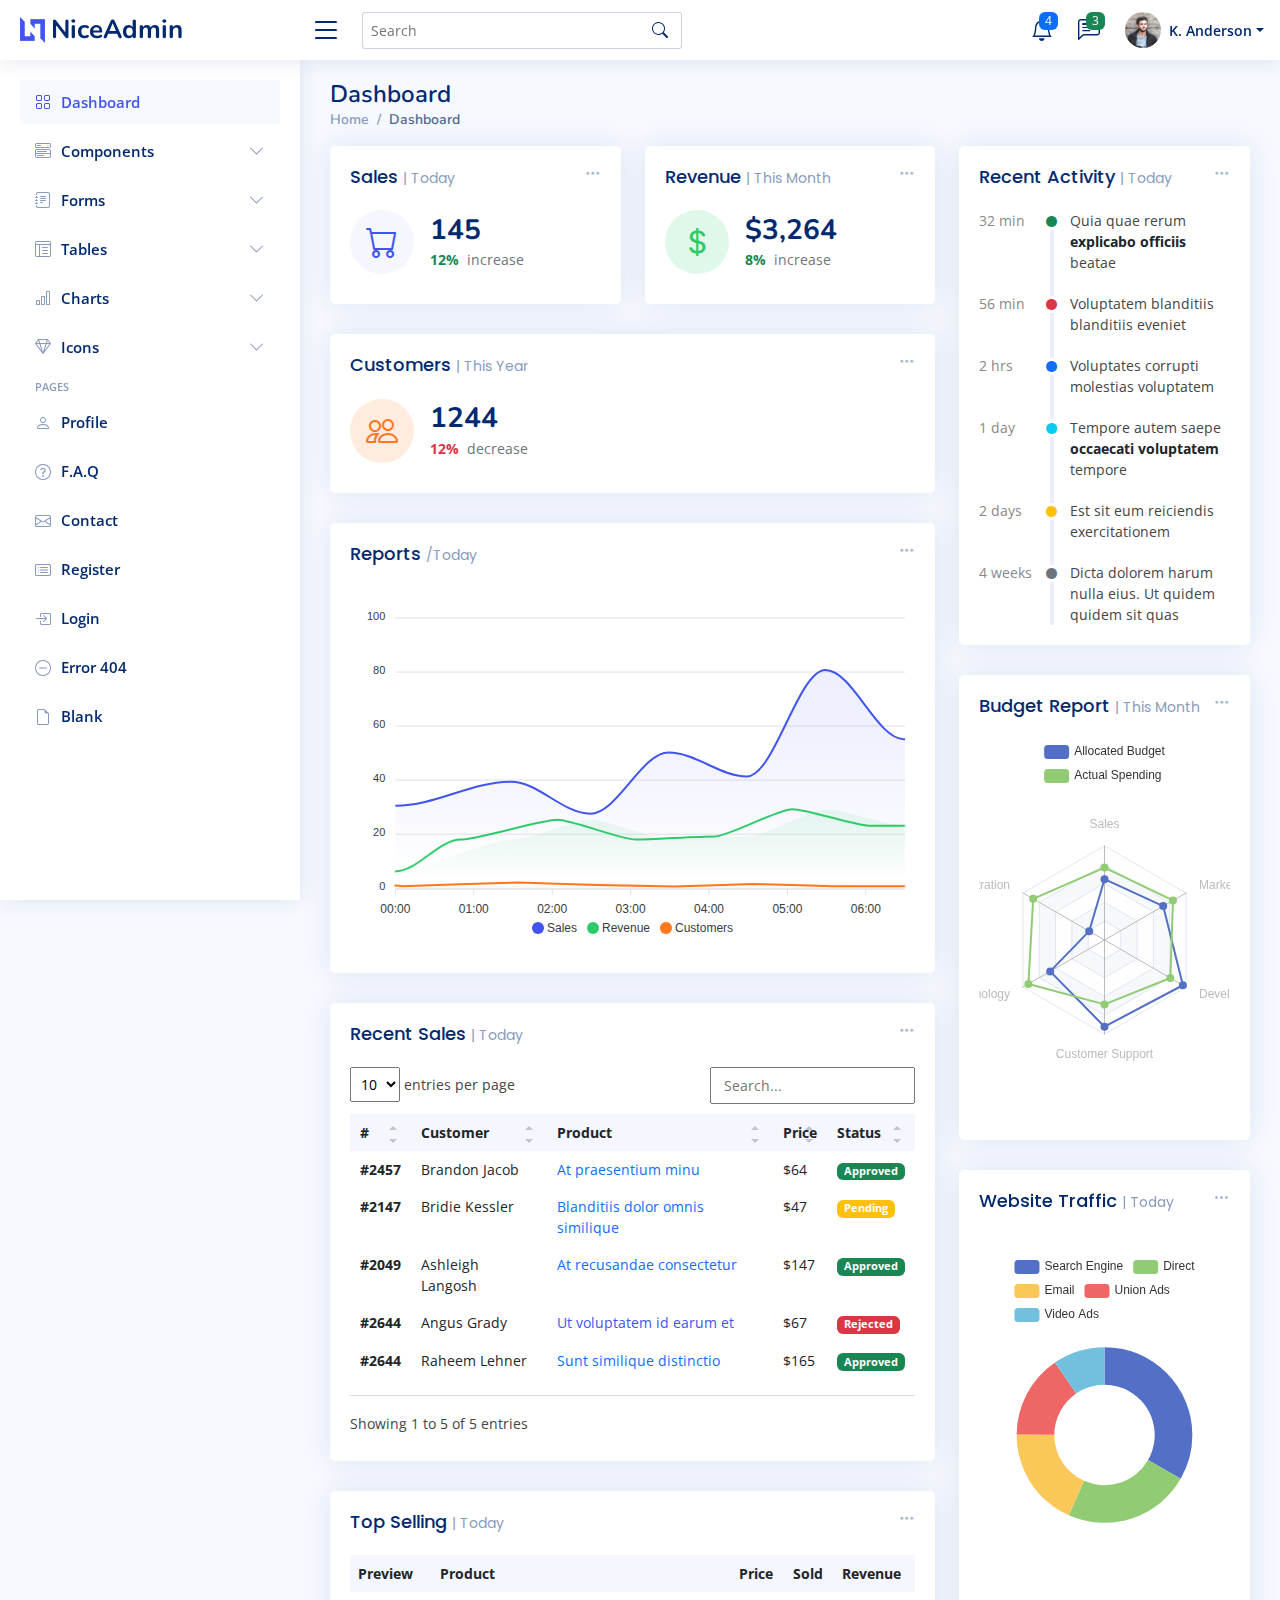
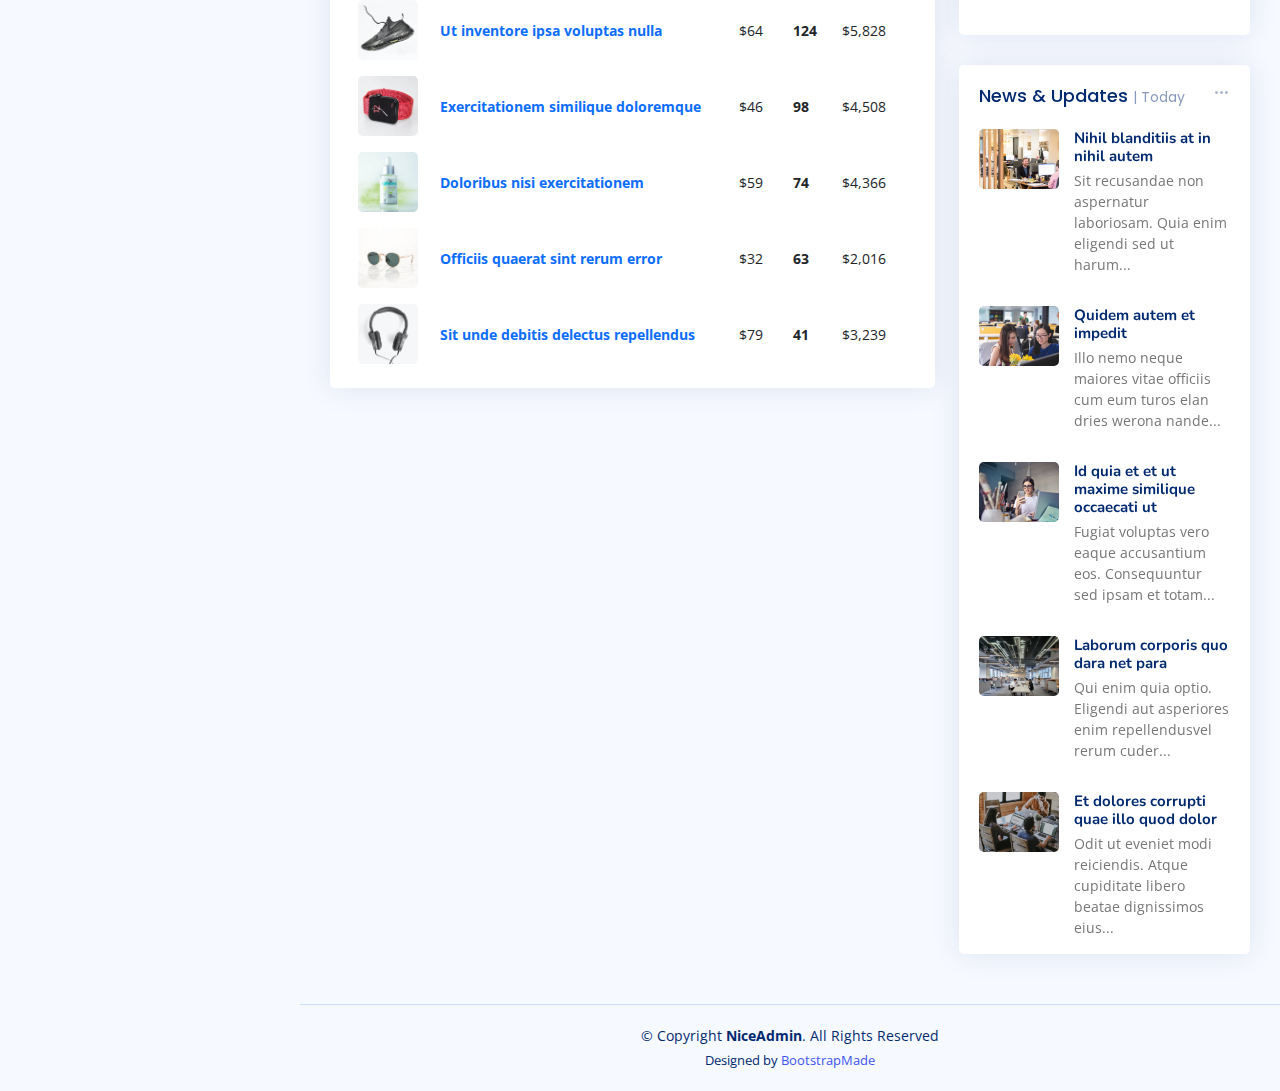
<file: Admin/index.html>
<!DOCTYPE html>
<html lang="en">

<head>
  <meta charset="utf-8">
  <meta content="width=device-width, initial-scale=1.0" name="viewport">

  <title>Dashboard - NiceAdmin Bootstrap Template</title>
  <meta content="" name="description">
  <meta content="" name="keywords">

  <!-- Favicons -->
  <link href="assets/img/favicon.png" rel="icon">
  <link href="assets/img/apple-touch-icon.png" rel="apple-touch-icon">

  <!-- Google Fonts -->
  <link href="https://fonts.gstatic.com" rel="preconnect">
  <link href="https://fonts.googleapis.com/css?family=Open+Sans:300,300i,400,400i,600,600i,700,700i|Nunito:300,300i,400,400i,600,600i,700,700i|Poppins:300,300i,400,400i,500,500i,600,600i,700,700i" rel="stylesheet">

  <!-- Vendor CSS Files -->
  <link href="assets/vendor/bootstrap/css/bootstrap.min.css" rel="stylesheet">
  <link href="assets/vendor/bootstrap-icons/bootstrap-icons.css" rel="stylesheet">
  <link href="assets/vendor/boxicons/css/boxicons.min.css" rel="stylesheet">
  <link href="assets/vendor/quill/quill.snow.css" rel="stylesheet">
  <link href="assets/vendor/quill/quill.bubble.css" rel="stylesheet">
  <link href="assets/vendor/remixicon/remixicon.css" rel="stylesheet">
  <link href="assets/vendor/simple-datatables/style.css" rel="stylesheet">

  <!-- Template Main CSS File -->
  <link href="assets/css/style.css" rel="stylesheet">

  <!-- =======================================================
  * Template Name: NiceAdmin - v2.4.0
  * Template URL: https://bootstrapmade.com/nice-admin-bootstrap-admin-html-template/
  * Author: BootstrapMade.com
  * License: https://bootstrapmade.com/license/
  ======================================================== -->
</head>

<body>

  <!-- ======= Header ======= -->
  <header id="header" class="header fixed-top d-flex align-items-center">

    <div class="d-flex align-items-center justify-content-between">
      <a href="index.html" class="logo d-flex align-items-center">
        <img src="assets/img/logo.png" alt="">
        <span class="d-none d-lg-block">NiceAdmin</span>
      </a>
      <i class="bi bi-list toggle-sidebar-btn"></i>
    </div><!-- End Logo -->

    <div class="search-bar">
      <form class="search-form d-flex align-items-center" method="POST" action="#">
        <input type="text" name="query" placeholder="Search" title="Enter search keyword">
        <button type="submit" title="Search"><i class="bi bi-search"></i></button>
      </form>
    </div><!-- End Search Bar -->

    <nav class="header-nav ms-auto">
      <ul class="d-flex align-items-center">

        <li class="nav-item d-block d-lg-none">
          <a class="nav-link nav-icon search-bar-toggle " href="#">
            <i class="bi bi-search"></i>
          </a>
        </li><!-- End Search Icon-->

        <li class="nav-item dropdown">

          <a class="nav-link nav-icon" href="#" data-bs-toggle="dropdown">
            <i class="bi bi-bell"></i>
            <span class="badge bg-primary badge-number">4</span>
          </a><!-- End Notification Icon -->

          <ul class="dropdown-menu dropdown-menu-end dropdown-menu-arrow notifications">
            <li class="dropdown-header">
              You have 4 new notifications
              <a href="#"><span class="badge rounded-pill bg-primary p-2 ms-2">View all</span></a>
            </li>
            <li>
              <hr class="dropdown-divider">
            </li>

            <li class="notification-item">
              <i class="bi bi-exclamation-circle text-warning"></i>
              <div>
                <h4>Lorem Ipsum</h4>
                <p>Quae dolorem earum veritatis oditseno</p>
                <p>30 min. ago</p>
              </div>
            </li>

            <li>
              <hr class="dropdown-divider">
            </li>

            <li class="notification-item">
              <i class="bi bi-x-circle text-danger"></i>
              <div>
                <h4>Atque rerum nesciunt</h4>
                <p>Quae dolorem earum veritatis oditseno</p>
                <p>1 hr. ago</p>
              </div>
            </li>

            <li>
              <hr class="dropdown-divider">
            </li>

            <li class="notification-item">
              <i class="bi bi-check-circle text-success"></i>
              <div>
                <h4>Sit rerum fuga</h4>
                <p>Quae dolorem earum veritatis oditseno</p>
                <p>2 hrs. ago</p>
              </div>
            </li>

            <li>
              <hr class="dropdown-divider">
            </li>

            <li class="notification-item">
              <i class="bi bi-info-circle text-primary"></i>
              <div>
                <h4>Dicta reprehenderit</h4>
                <p>Quae dolorem earum veritatis oditseno</p>
                <p>4 hrs. ago</p>
              </div>
            </li>

            <li>
              <hr class="dropdown-divider">
            </li>
            <li class="dropdown-footer">
              <a href="#">Show all notifications</a>
            </li>

          </ul><!-- End Notification Dropdown Items -->

        </li><!-- End Notification Nav -->

        <li class="nav-item dropdown">

          <a class="nav-link nav-icon" href="#" data-bs-toggle="dropdown">
            <i class="bi bi-chat-left-text"></i>
            <span class="badge bg-success badge-number">3</span>
          </a><!-- End Messages Icon -->

          <ul class="dropdown-menu dropdown-menu-end dropdown-menu-arrow messages">
            <li class="dropdown-header">
              You have 3 new messages
              <a href="#"><span class="badge rounded-pill bg-primary p-2 ms-2">View all</span></a>
            </li>
            <li>
              <hr class="dropdown-divider">
            </li>

            <li class="message-item">
              <a href="#">
                <img src="assets/img/messages-1.jpg" alt="" class="rounded-circle">
                <div>
                  <h4>Maria Hudson</h4>
                  <p>Velit asperiores et ducimus soluta repudiandae labore officia est ut...</p>
                  <p>4 hrs. ago</p>
                </div>
              </a>
            </li>
            <li>
              <hr class="dropdown-divider">
            </li>

            <li class="message-item">
              <a href="#">
                <img src="assets/img/messages-2.jpg" alt="" class="rounded-circle">
                <div>
                  <h4>Anna Nelson</h4>
                  <p>Velit asperiores et ducimus soluta repudiandae labore officia est ut...</p>
                  <p>6 hrs. ago</p>
                </div>
              </a>
            </li>
            <li>
              <hr class="dropdown-divider">
            </li>

            <li class="message-item">
              <a href="#">
                <img src="assets/img/messages-3.jpg" alt="" class="rounded-circle">
                <div>
                  <h4>David Muldon</h4>
                  <p>Velit asperiores et ducimus soluta repudiandae labore officia est ut...</p>
                  <p>8 hrs. ago</p>
                </div>
              </a>
            </li>
            <li>
              <hr class="dropdown-divider">
            </li>

            <li class="dropdown-footer">
              <a href="#">Show all messages</a>
            </li>

          </ul><!-- End Messages Dropdown Items -->

        </li><!-- End Messages Nav -->

        <li class="nav-item dropdown pe-3">

          <a class="nav-link nav-profile d-flex align-items-center pe-0" href="#" data-bs-toggle="dropdown">
            <img src="assets/img/profile-img.jpg" alt="Profile" class="rounded-circle">
            <span class="d-none d-md-block dropdown-toggle ps-2">K. Anderson</span>
          </a><!-- End Profile Iamge Icon -->

          <ul class="dropdown-menu dropdown-menu-end dropdown-menu-arrow profile">
            <li class="dropdown-header">
              <h6>Kevin Anderson</h6>
              <span>Web Designer</span>
            </li>
            <li>
              <hr class="dropdown-divider">
            </li>

            <li>
              <a class="dropdown-item d-flex align-items-center" href="users-profile.html">
                <i class="bi bi-person"></i>
                <span>My Profile</span>
              </a>
            </li>
            <li>
              <hr class="dropdown-divider">
            </li>

            <li>
              <a class="dropdown-item d-flex align-items-center" href="users-profile.html">
                <i class="bi bi-gear"></i>
                <span>Account Settings</span>
              </a>
            </li>
            <li>
              <hr class="dropdown-divider">
            </li>

            <li>
              <a class="dropdown-item d-flex align-items-center" href="pages-faq.html">
                <i class="bi bi-question-circle"></i>
                <span>Need Help?</span>
              </a>
            </li>
            <li>
              <hr class="dropdown-divider">
            </li>

            <li>
              <a class="dropdown-item d-flex align-items-center" href="#">
                <i class="bi bi-box-arrow-right"></i>
                <span>Sign Out</span>
              </a>
            </li>

          </ul><!-- End Profile Dropdown Items -->
        </li><!-- End Profile Nav -->

      </ul>
    </nav><!-- End Icons Navigation -->

  </header><!-- End Header -->

  <!-- ======= Sidebar ======= -->
  <aside id="sidebar" class="sidebar">

    <ul class="sidebar-nav" id="sidebar-nav">

      <li class="nav-item">
        <a class="nav-link " href="index.html">
          <i class="bi bi-grid"></i>
          <span>Dashboard</span>
        </a>
      </li><!-- End Dashboard Nav -->

      <li class="nav-item">
        <a class="nav-link collapsed" data-bs-target="#components-nav" data-bs-toggle="collapse" href="#">
          <i class="bi bi-menu-button-wide"></i><span>Components</span><i class="bi bi-chevron-down ms-auto"></i>
        </a>
        <ul id="components-nav" class="nav-content collapse " data-bs-parent="#sidebar-nav">
          <li>
            <a href="components-alerts.html">
              <i class="bi bi-circle"></i><span>Alerts</span>
            </a>
          </li>
          <li>
            <a href="components-accordion.html">
              <i class="bi bi-circle"></i><span>Accordion</span>
            </a>
          </li>
          <li>
            <a href="components-badges.html">
              <i class="bi bi-circle"></i><span>Badges</span>
            </a>
          </li>
          <li>
            <a href="components-breadcrumbs.html">
              <i class="bi bi-circle"></i><span>Breadcrumbs</span>
            </a>
          </li>
          <li>
            <a href="components-buttons.html">
              <i class="bi bi-circle"></i><span>Buttons</span>
            </a>
          </li>
          <li>
            <a href="components-cards.html">
              <i class="bi bi-circle"></i><span>Cards</span>
            </a>
          </li>
          <li>
            <a href="components-carousel.html">
              <i class="bi bi-circle"></i><span>Carousel</span>
            </a>
          </li>
          <li>
            <a href="components-list-group.html">
              <i class="bi bi-circle"></i><span>List group</span>
            </a>
          </li>
          <li>
            <a href="components-modal.html">
              <i class="bi bi-circle"></i><span>Modal</span>
            </a>
          </li>
          <li>
            <a href="components-tabs.html">
              <i class="bi bi-circle"></i><span>Tabs</span>
            </a>
          </li>
          <li>
            <a href="components-pagination.html">
              <i class="bi bi-circle"></i><span>Pagination</span>
            </a>
          </li>
          <li>
            <a href="components-progress.html">
              <i class="bi bi-circle"></i><span>Progress</span>
            </a>
          </li>
          <li>
            <a href="components-spinners.html">
              <i class="bi bi-circle"></i><span>Spinners</span>
            </a>
          </li>
          <li>
            <a href="components-tooltips.html">
              <i class="bi bi-circle"></i><span>Tooltips</span>
            </a>
          </li>
        </ul>
      </li><!-- End Components Nav -->

      <li class="nav-item">
        <a class="nav-link collapsed" data-bs-target="#forms-nav" data-bs-toggle="collapse" href="#">
          <i class="bi bi-journal-text"></i><span>Forms</span><i class="bi bi-chevron-down ms-auto"></i>
        </a>
        <ul id="forms-nav" class="nav-content collapse " data-bs-parent="#sidebar-nav">
          <li>
            <a href="forms-elements.html">
              <i class="bi bi-circle"></i><span>Form Elements</span>
            </a>
          </li>
          <li>
            <a href="forms-layouts.html">
              <i class="bi bi-circle"></i><span>Form Layouts</span>
            </a>
          </li>
          <li>
            <a href="forms-editors.html">
              <i class="bi bi-circle"></i><span>Form Editors</span>
            </a>
          </li>
          <li>
            <a href="forms-validation.html">
              <i class="bi bi-circle"></i><span>Form Validation</span>
            </a>
          </li>
        </ul>
      </li><!-- End Forms Nav -->

      <li class="nav-item">
        <a class="nav-link collapsed" data-bs-target="#tables-nav" data-bs-toggle="collapse" href="#">
          <i class="bi bi-layout-text-window-reverse"></i><span>Tables</span><i class="bi bi-chevron-down ms-auto"></i>
        </a>
        <ul id="tables-nav" class="nav-content collapse " data-bs-parent="#sidebar-nav">
          <li>
            <a href="tables-general.html">
              <i class="bi bi-circle"></i><span>General Tables</span>
            </a>
          </li>
          <li>
            <a href="tables-data.html">
              <i class="bi bi-circle"></i><span>Data Tables</span>
            </a>
          </li>
        </ul>
      </li><!-- End Tables Nav -->

      <li class="nav-item">
        <a class="nav-link collapsed" data-bs-target="#charts-nav" data-bs-toggle="collapse" href="#">
          <i class="bi bi-bar-chart"></i><span>Charts</span><i class="bi bi-chevron-down ms-auto"></i>
        </a>
        <ul id="charts-nav" class="nav-content collapse " data-bs-parent="#sidebar-nav">
          <li>
            <a href="charts-chartjs.html">
              <i class="bi bi-circle"></i><span>Chart.js</span>
            </a>
          </li>
          <li>
            <a href="charts-apexcharts.html">
              <i class="bi bi-circle"></i><span>ApexCharts</span>
            </a>
          </li>
          <li>
            <a href="charts-echarts.html">
              <i class="bi bi-circle"></i><span>ECharts</span>
            </a>
          </li>
        </ul>
      </li><!-- End Charts Nav -->

      <li class="nav-item">
        <a class="nav-link collapsed" data-bs-target="#icons-nav" data-bs-toggle="collapse" href="#">
          <i class="bi bi-gem"></i><span>Icons</span><i class="bi bi-chevron-down ms-auto"></i>
        </a>
        <ul id="icons-nav" class="nav-content collapse " data-bs-parent="#sidebar-nav">
          <li>
            <a href="icons-bootstrap.html">
              <i class="bi bi-circle"></i><span>Bootstrap Icons</span>
            </a>
          </li>
          <li>
            <a href="icons-remix.html">
              <i class="bi bi-circle"></i><span>Remix Icons</span>
            </a>
          </li>
          <li>
            <a href="icons-boxicons.html">
              <i class="bi bi-circle"></i><span>Boxicons</span>
            </a>
          </li>
        </ul>
      </li><!-- End Icons Nav -->

      <li class="nav-heading">Pages</li>

      <li class="nav-item">
        <a class="nav-link collapsed" href="users-profile.html">
          <i class="bi bi-person"></i>
          <span>Profile</span>
        </a>
      </li><!-- End Profile Page Nav -->

      <li class="nav-item">
        <a class="nav-link collapsed" href="pages-faq.html">
          <i class="bi bi-question-circle"></i>
          <span>F.A.Q</span>
        </a>
      </li><!-- End F.A.Q Page Nav -->

      <li class="nav-item">
        <a class="nav-link collapsed" href="pages-contact.html">
          <i class="bi bi-envelope"></i>
          <span>Contact</span>
        </a>
      </li><!-- End Contact Page Nav -->

      <li class="nav-item">
        <a class="nav-link collapsed" href="pages-register.html">
          <i class="bi bi-card-list"></i>
          <span>Register</span>
        </a>
      </li><!-- End Register Page Nav -->

      <li class="nav-item">
        <a class="nav-link collapsed" href="pages-login.html">
          <i class="bi bi-box-arrow-in-right"></i>
          <span>Login</span>
        </a>
      </li><!-- End Login Page Nav -->

      <li class="nav-item">
        <a class="nav-link collapsed" href="pages-error-404.html">
          <i class="bi bi-dash-circle"></i>
          <span>Error 404</span>
        </a>
      </li><!-- End Error 404 Page Nav -->

      <li class="nav-item">
        <a class="nav-link collapsed" href="pages-blank.html">
          <i class="bi bi-file-earmark"></i>
          <span>Blank</span>
        </a>
      </li><!-- End Blank Page Nav -->

    </ul>

  </aside><!-- End Sidebar-->

  <main id="main" class="main">

    <div class="pagetitle">
      <h1>Dashboard</h1>
      <nav>
        <ol class="breadcrumb">
          <li class="breadcrumb-item"><a href="index.html">Home</a></li>
          <li class="breadcrumb-item active">Dashboard</li>
        </ol>
      </nav>
    </div><!-- End Page Title -->

    <section class="section dashboard">
      <div class="row">

        <!-- Left side columns -->
        <div class="col-lg-8">
          <div class="row">

            <!-- Sales Card -->
            <div class="col-xxl-4 col-md-6">
              <div class="card info-card sales-card">

                <div class="filter">
                  <a class="icon" href="#" data-bs-toggle="dropdown"><i class="bi bi-three-dots"></i></a>
                  <ul class="dropdown-menu dropdown-menu-end dropdown-menu-arrow">
                    <li class="dropdown-header text-start">
                      <h6>Filter</h6>
                    </li>

                    <li><a class="dropdown-item" href="#">Today</a></li>
                    <li><a class="dropdown-item" href="#">This Month</a></li>
                    <li><a class="dropdown-item" href="#">This Year</a></li>
                  </ul>
                </div>

                <div class="card-body">
                  <h5 class="card-title">Sales <span>| Today</span></h5>

                  <div class="d-flex align-items-center">
                    <div class="card-icon rounded-circle d-flex align-items-center justify-content-center">
                      <i class="bi bi-cart"></i>
                    </div>
                    <div class="ps-3">
                      <h6>145</h6>
                      <span class="text-success small pt-1 fw-bold">12%</span> <span class="text-muted small pt-2 ps-1">increase</span>

                    </div>
                  </div>
                </div>

              </div>
            </div><!-- End Sales Card -->

            <!-- Revenue Card -->
            <div class="col-xxl-4 col-md-6">
              <div class="card info-card revenue-card">

                <div class="filter">
                  <a class="icon" href="#" data-bs-toggle="dropdown"><i class="bi bi-three-dots"></i></a>
                  <ul class="dropdown-menu dropdown-menu-end dropdown-menu-arrow">
                    <li class="dropdown-header text-start">
                      <h6>Filter</h6>
                    </li>

                    <li><a class="dropdown-item" href="#">Today</a></li>
                    <li><a class="dropdown-item" href="#">This Month</a></li>
                    <li><a class="dropdown-item" href="#">This Year</a></li>
                  </ul>
                </div>

                <div class="card-body">
                  <h5 class="card-title">Revenue <span>| This Month</span></h5>

                  <div class="d-flex align-items-center">
                    <div class="card-icon rounded-circle d-flex align-items-center justify-content-center">
                      <i class="bi bi-currency-dollar"></i>
                    </div>
                    <div class="ps-3">
                      <h6>$3,264</h6>
                      <span class="text-success small pt-1 fw-bold">8%</span> <span class="text-muted small pt-2 ps-1">increase</span>

                    </div>
                  </div>
                </div>

              </div>
            </div><!-- End Revenue Card -->

            <!-- Customers Card -->
            <div class="col-xxl-4 col-xl-12">

              <div class="card info-card customers-card">

                <div class="filter">
                  <a class="icon" href="#" data-bs-toggle="dropdown"><i class="bi bi-three-dots"></i></a>
                  <ul class="dropdown-menu dropdown-menu-end dropdown-menu-arrow">
                    <li class="dropdown-header text-start">
                      <h6>Filter</h6>
                    </li>

                    <li><a class="dropdown-item" href="#">Today</a></li>
                    <li><a class="dropdown-item" href="#">This Month</a></li>
                    <li><a class="dropdown-item" href="#">This Year</a></li>
                  </ul>
                </div>

                <div class="card-body">
                  <h5 class="card-title">Customers <span>| This Year</span></h5>

                  <div class="d-flex align-items-center">
                    <div class="card-icon rounded-circle d-flex align-items-center justify-content-center">
                      <i class="bi bi-people"></i>
                    </div>
                    <div class="ps-3">
                      <h6>1244</h6>
                      <span class="text-danger small pt-1 fw-bold">12%</span> <span class="text-muted small pt-2 ps-1">decrease</span>

                    </div>
                  </div>

                </div>
              </div>

            </div><!-- End Customers Card -->

            <!-- Reports -->
            <div class="col-12">
              <div class="card">

                <div class="filter">
                  <a class="icon" href="#" data-bs-toggle="dropdown"><i class="bi bi-three-dots"></i></a>
                  <ul class="dropdown-menu dropdown-menu-end dropdown-menu-arrow">
                    <li class="dropdown-header text-start">
                      <h6>Filter</h6>
                    </li>

                    <li><a class="dropdown-item" href="#">Today</a></li>
                    <li><a class="dropdown-item" href="#">This Month</a></li>
                    <li><a class="dropdown-item" href="#">This Year</a></li>
                  </ul>
                </div>

                <div class="card-body">
                  <h5 class="card-title">Reports <span>/Today</span></h5>

                  <!-- Line Chart -->
                  <div id="reportsChart"></div>

                  <script>
                    document.addEventListener("DOMContentLoaded", () => {
                      new ApexCharts(document.querySelector("#reportsChart"), {
                        series: [{
                          name: 'Sales',
                          data: [31, 40, 28, 51, 42, 82, 56],
                        }, {
                          name: 'Revenue',
                          data: [11, 32, 45, 32, 34, 52, 41]
                        }, {
                          name: 'Customers',
                          data: [15, 11, 32, 18, 9, 24, 11]
                        }],
                        chart: {
                          height: 350,
                          type: 'area',
                          toolbar: {
                            show: false
                          },
                        },
                        markers: {
                          size: 4
                        },
                        colors: ['#4154f1', '#2eca6a', '#ff771d'],
                        fill: {
                          type: "gradient",
                          gradient: {
                            shadeIntensity: 1,
                            opacityFrom: 0.3,
                            opacityTo: 0.4,
                            stops: [0, 90, 100]
                          }
                        },
                        dataLabels: {
                          enabled: false
                        },
                        stroke: {
                          curve: 'smooth',
                          width: 2
                        },
                        xaxis: {
                          type: 'datetime',
                          categories: ["2018-09-19T00:00:00.000Z", "2018-09-19T01:30:00.000Z", "2018-09-19T02:30:00.000Z", "2018-09-19T03:30:00.000Z", "2018-09-19T04:30:00.000Z", "2018-09-19T05:30:00.000Z", "2018-09-19T06:30:00.000Z"]
                        },
                        tooltip: {
                          x: {
                            format: 'dd/MM/yy HH:mm'
                          },
                        }
                      }).render();
                    });
                  </script>
                  <!-- End Line Chart -->

                </div>

              </div>
            </div><!-- End Reports -->

            <!-- Recent Sales -->
            <div class="col-12">
              <div class="card recent-sales overflow-auto">

                <div class="filter">
                  <a class="icon" href="#" data-bs-toggle="dropdown"><i class="bi bi-three-dots"></i></a>
                  <ul class="dropdown-menu dropdown-menu-end dropdown-menu-arrow">
                    <li class="dropdown-header text-start">
                      <h6>Filter</h6>
                    </li>

                    <li><a class="dropdown-item" href="#">Today</a></li>
                    <li><a class="dropdown-item" href="#">This Month</a></li>
                    <li><a class="dropdown-item" href="#">This Year</a></li>
                  </ul>
                </div>

                <div class="card-body">
                  <h5 class="card-title">Recent Sales <span>| Today</span></h5>

                  <table class="table table-borderless datatable">
                    <thead>
                      <tr>
                        <th scope="col">#</th>
                        <th scope="col">Customer</th>
                        <th scope="col">Product</th>
                        <th scope="col">Price</th>
                        <th scope="col">Status</th>
                      </tr>
                    </thead>
                    <tbody>
                      <tr>
                        <th scope="row"><a href="#">#2457</a></th>
                        <td>Brandon Jacob</td>
                        <td><a href="#" class="text-primary">At praesentium minu</a></td>
                        <td>$64</td>
                        <td><span class="badge bg-success">Approved</span></td>
                      </tr>
                      <tr>
                        <th scope="row"><a href="#">#2147</a></th>
                        <td>Bridie Kessler</td>
                        <td><a href="#" class="text-primary">Blanditiis dolor omnis similique</a></td>
                        <td>$47</td>
                        <td><span class="badge bg-warning">Pending</span></td>
                      </tr>
                      <tr>
                        <th scope="row"><a href="#">#2049</a></th>
                        <td>Ashleigh Langosh</td>
                        <td><a href="#" class="text-primary">At recusandae consectetur</a></td>
                        <td>$147</td>
                        <td><span class="badge bg-success">Approved</span></td>
                      </tr>
                      <tr>
                        <th scope="row"><a href="#">#2644</a></th>
                        <td>Angus Grady</td>
                        <td><a href="#" class="text-primar">Ut voluptatem id earum et</a></td>
                        <td>$67</td>
                        <td><span class="badge bg-danger">Rejected</span></td>
                      </tr>
                      <tr>
                        <th scope="row"><a href="#">#2644</a></th>
                        <td>Raheem Lehner</td>
                        <td><a href="#" class="text-primary">Sunt similique distinctio</a></td>
                        <td>$165</td>
                        <td><span class="badge bg-success">Approved</span></td>
                      </tr>
                    </tbody>
                  </table>

                </div>

              </div>
            </div><!-- End Recent Sales -->

            <!-- Top Selling -->
            <div class="col-12">
              <div class="card top-selling overflow-auto">

                <div class="filter">
                  <a class="icon" href="#" data-bs-toggle="dropdown"><i class="bi bi-three-dots"></i></a>
                  <ul class="dropdown-menu dropdown-menu-end dropdown-menu-arrow">
                    <li class="dropdown-header text-start">
                      <h6>Filter</h6>
                    </li>

                    <li><a class="dropdown-item" href="#">Today</a></li>
                    <li><a class="dropdown-item" href="#">This Month</a></li>
                    <li><a class="dropdown-item" href="#">This Year</a></li>
                  </ul>
                </div>

                <div class="card-body pb-0">
                  <h5 class="card-title">Top Selling <span>| Today</span></h5>

                  <table class="table table-borderless">
                    <thead>
                      <tr>
                        <th scope="col">Preview</th>
                        <th scope="col">Product</th>
                        <th scope="col">Price</th>
                        <th scope="col">Sold</th>
                        <th scope="col">Revenue</th>
                      </tr>
                    </thead>
                    <tbody>
                      <tr>
                        <th scope="row"><a href="#"><img src="assets/img/product-1.jpg" alt=""></a></th>
                        <td><a href="#" class="text-primary fw-bold">Ut inventore ipsa voluptas nulla</a></td>
                        <td>$64</td>
                        <td class="fw-bold">124</td>
                        <td>$5,828</td>
                      </tr>
                      <tr>
                        <th scope="row"><a href="#"><img src="assets/img/product-2.jpg" alt=""></a></th>
                        <td><a href="#" class="text-primary fw-bold">Exercitationem similique doloremque</a></td>
                        <td>$46</td>
                        <td class="fw-bold">98</td>
                        <td>$4,508</td>
                      </tr>
                      <tr>
                        <th scope="row"><a href="#"><img src="assets/img/product-3.jpg" alt=""></a></th>
                        <td><a href="#" class="text-primary fw-bold">Doloribus nisi exercitationem</a></td>
                        <td>$59</td>
                        <td class="fw-bold">74</td>
                        <td>$4,366</td>
                      </tr>
                      <tr>
                        <th scope="row"><a href="#"><img src="assets/img/product-4.jpg" alt=""></a></th>
                        <td><a href="#" class="text-primary fw-bold">Officiis quaerat sint rerum error</a></td>
                        <td>$32</td>
                        <td class="fw-bold">63</td>
                        <td>$2,016</td>
                      </tr>
                      <tr>
                        <th scope="row"><a href="#"><img src="assets/img/product-5.jpg" alt=""></a></th>
                        <td><a href="#" class="text-primary fw-bold">Sit unde debitis delectus repellendus</a></td>
                        <td>$79</td>
                        <td class="fw-bold">41</td>
                        <td>$3,239</td>
                      </tr>
                    </tbody>
                  </table>

                </div>

              </div>
            </div><!-- End Top Selling -->

          </div>
        </div><!-- End Left side columns -->

        <!-- Right side columns -->
        <div class="col-lg-4">

          <!-- Recent Activity -->
          <div class="card">
            <div class="filter">
              <a class="icon" href="#" data-bs-toggle="dropdown"><i class="bi bi-three-dots"></i></a>
              <ul class="dropdown-menu dropdown-menu-end dropdown-menu-arrow">
                <li class="dropdown-header text-start">
                  <h6>Filter</h6>
                </li>

                <li><a class="dropdown-item" href="#">Today</a></li>
                <li><a class="dropdown-item" href="#">This Month</a></li>
                <li><a class="dropdown-item" href="#">This Year</a></li>
              </ul>
            </div>

            <div class="card-body">
              <h5 class="card-title">Recent Activity <span>| Today</span></h5>

              <div class="activity">

                <div class="activity-item d-flex">
                  <div class="activite-label">32 min</div>
                  <i class='bi bi-circle-fill activity-badge text-success align-self-start'></i>
                  <div class="activity-content">
                    Quia quae rerum <a href="#" class="fw-bold text-dark">explicabo officiis</a> beatae
                  </div>
                </div><!-- End activity item-->

                <div class="activity-item d-flex">
                  <div class="activite-label">56 min</div>
                  <i class='bi bi-circle-fill activity-badge text-danger align-self-start'></i>
                  <div class="activity-content">
                    Voluptatem blanditiis blanditiis eveniet
                  </div>
                </div><!-- End activity item-->

                <div class="activity-item d-flex">
                  <div class="activite-label">2 hrs</div>
                  <i class='bi bi-circle-fill activity-badge text-primary align-self-start'></i>
                  <div class="activity-content">
                    Voluptates corrupti molestias voluptatem
                  </div>
                </div><!-- End activity item-->

                <div class="activity-item d-flex">
                  <div class="activite-label">1 day</div>
                  <i class='bi bi-circle-fill activity-badge text-info align-self-start'></i>
                  <div class="activity-content">
                    Tempore autem saepe <a href="#" class="fw-bold text-dark">occaecati voluptatem</a> tempore
                  </div>
                </div><!-- End activity item-->

                <div class="activity-item d-flex">
                  <div class="activite-label">2 days</div>
                  <i class='bi bi-circle-fill activity-badge text-warning align-self-start'></i>
                  <div class="activity-content">
                    Est sit eum reiciendis exercitationem
                  </div>
                </div><!-- End activity item-->

                <div class="activity-item d-flex">
                  <div class="activite-label">4 weeks</div>
                  <i class='bi bi-circle-fill activity-badge text-muted align-self-start'></i>
                  <div class="activity-content">
                    Dicta dolorem harum nulla eius. Ut quidem quidem sit quas
                  </div>
                </div><!-- End activity item-->

              </div>

            </div>
          </div><!-- End Recent Activity -->

          <!-- Budget Report -->
          <div class="card">
            <div class="filter">
              <a class="icon" href="#" data-bs-toggle="dropdown"><i class="bi bi-three-dots"></i></a>
              <ul class="dropdown-menu dropdown-menu-end dropdown-menu-arrow">
                <li class="dropdown-header text-start">
                  <h6>Filter</h6>
                </li>

                <li><a class="dropdown-item" href="#">Today</a></li>
                <li><a class="dropdown-item" href="#">This Month</a></li>
                <li><a class="dropdown-item" href="#">This Year</a></li>
              </ul>
            </div>

            <div class="card-body pb-0">
              <h5 class="card-title">Budget Report <span>| This Month</span></h5>

              <div id="budgetChart" style="min-height: 400px;" class="echart"></div>

              <script>
                document.addEventListener("DOMContentLoaded", () => {
                  var budgetChart = echarts.init(document.querySelector("#budgetChart")).setOption({
                    legend: {
                      data: ['Allocated Budget', 'Actual Spending']
                    },
                    radar: {
                      // shape: 'circle',
                      indicator: [{
                          name: 'Sales',
                          max: 6500
                        },
                        {
                          name: 'Administration',
                          max: 16000
                        },
                        {
                          name: 'Information Technology',
                          max: 30000
                        },
                        {
                          name: 'Customer Support',
                          max: 38000
                        },
                        {
                          name: 'Development',
                          max: 52000
                        },
                        {
                          name: 'Marketing',
                          max: 25000
                        }
                      ]
                    },
                    series: [{
                      name: 'Budget vs spending',
                      type: 'radar',
                      data: [{
                          value: [4200, 3000, 20000, 35000, 50000, 18000],
                          name: 'Allocated Budget'
                        },
                        {
                          value: [5000, 14000, 28000, 26000, 42000, 21000],
                          name: 'Actual Spending'
                        }
                      ]
                    }]
                  });
                });
              </script>

            </div>
          </div><!-- End Budget Report -->

          <!-- Website Traffic -->
          <div class="card">
            <div class="filter">
              <a class="icon" href="#" data-bs-toggle="dropdown"><i class="bi bi-three-dots"></i></a>
              <ul class="dropdown-menu dropdown-menu-end dropdown-menu-arrow">
                <li class="dropdown-header text-start">
                  <h6>Filter</h6>
                </li>

                <li><a class="dropdown-item" href="#">Today</a></li>
                <li><a class="dropdown-item" href="#">This Month</a></li>
                <li><a class="dropdown-item" href="#">This Year</a></li>
              </ul>
            </div>

            <div class="card-body pb-0">
              <h5 class="card-title">Website Traffic <span>| Today</span></h5>

              <div id="trafficChart" style="min-height: 400px;" class="echart"></div>

              <script>
                document.addEventListener("DOMContentLoaded", () => {
                  echarts.init(document.querySelector("#trafficChart")).setOption({
                    tooltip: {
                      trigger: 'item'
                    },
                    legend: {
                      top: '5%',
                      left: 'center'
                    },
                    series: [{
                      name: 'Access From',
                      type: 'pie',
                      radius: ['40%', '70%'],
                      avoidLabelOverlap: false,
                      label: {
                        show: false,
                        position: 'center'
                      },
                      emphasis: {
                        label: {
                          show: true,
                          fontSize: '18',
                          fontWeight: 'bold'
                        }
                      },
                      labelLine: {
                        show: false
                      },
                      data: [{
                          value: 1048,
                          name: 'Search Engine'
                        },
                        {
                          value: 735,
                          name: 'Direct'
                        },
                        {
                          value: 580,
                          name: 'Email'
                        },
                        {
                          value: 484,
                          name: 'Union Ads'
                        },
                        {
                          value: 300,
                          name: 'Video Ads'
                        }
                      ]
                    }]
                  });
                });
              </script>

            </div>
          </div><!-- End Website Traffic -->

          <!-- News & Updates Traffic -->
          <div class="card">
            <div class="filter">
              <a class="icon" href="#" data-bs-toggle="dropdown"><i class="bi bi-three-dots"></i></a>
              <ul class="dropdown-menu dropdown-menu-end dropdown-menu-arrow">
                <li class="dropdown-header text-start">
                  <h6>Filter</h6>
                </li>

                <li><a class="dropdown-item" href="#">Today</a></li>
                <li><a class="dropdown-item" href="#">This Month</a></li>
                <li><a class="dropdown-item" href="#">This Year</a></li>
              </ul>
            </div>

            <div class="card-body pb-0">
              <h5 class="card-title">News &amp; Updates <span>| Today</span></h5>

              <div class="news">
                <div class="post-item clearfix">
                  <img src="assets/img/news-1.jpg" alt="">
                  <h4><a href="#">Nihil blanditiis at in nihil autem</a></h4>
                  <p>Sit recusandae non aspernatur laboriosam. Quia enim eligendi sed ut harum...</p>
                </div>

                <div class="post-item clearfix">
                  <img src="assets/img/news-2.jpg" alt="">
                  <h4><a href="#">Quidem autem et impedit</a></h4>
                  <p>Illo nemo neque maiores vitae officiis cum eum turos elan dries werona nande...</p>
                </div>

                <div class="post-item clearfix">
                  <img src="assets/img/news-3.jpg" alt="">
                  <h4><a href="#">Id quia et et ut maxime similique occaecati ut</a></h4>
                  <p>Fugiat voluptas vero eaque accusantium eos. Consequuntur sed ipsam et totam...</p>
                </div>

                <div class="post-item clearfix">
                  <img src="assets/img/news-4.jpg" alt="">
                  <h4><a href="#">Laborum corporis quo dara net para</a></h4>
                  <p>Qui enim quia optio. Eligendi aut asperiores enim repellendusvel rerum cuder...</p>
                </div>

                <div class="post-item clearfix">
                  <img src="assets/img/news-5.jpg" alt="">
                  <h4><a href="#">Et dolores corrupti quae illo quod dolor</a></h4>
                  <p>Odit ut eveniet modi reiciendis. Atque cupiditate libero beatae dignissimos eius...</p>
                </div>

              </div><!-- End sidebar recent posts-->

            </div>
          </div><!-- End News & Updates -->

        </div><!-- End Right side columns -->

      </div>
    </section>

  </main><!-- End #main -->

  <!-- ======= Footer ======= -->
  <footer id="footer" class="footer">
    <div class="copyright">
      &copy; Copyright <strong><span>NiceAdmin</span></strong>. All Rights Reserved
    </div>
    <div class="credits">
      <!-- All the links in the footer should remain intact. -->
      <!-- You can delete the links only if you purchased the pro version. -->
      <!-- Licensing information: https://bootstrapmade.com/license/ -->
      <!-- Purchase the pro version with working PHP/AJAX contact form: https://bootstrapmade.com/nice-admin-bootstrap-admin-html-template/ -->
      Designed by <a href="https://bootstrapmade.com/">BootstrapMade</a>
    </div>
  </footer><!-- End Footer -->

  <a href="#" class="back-to-top d-flex align-items-center justify-content-center"><i class="bi bi-arrow-up-short"></i></a>

  <!-- Vendor JS Files -->
  <script src="assets/vendor/apexcharts/apexcharts.min.js"></script>
  <script src="assets/vendor/bootstrap/js/bootstrap.bundle.min.js"></script>
  <script src="assets/vendor/chart.js/chart.min.js"></script>
  <script src="assets/vendor/echarts/echarts.min.js"></script>
  <script src="assets/vendor/quill/quill.min.js"></script>
  <script src="assets/vendor/simple-datatables/simple-datatables.js"></script>
  <script src="assets/vendor/tinymce/tinymce.min.js"></script>
  <script src="assets/vendor/php-email-form/validate.js"></script>

  <!-- Template Main JS File -->
  <script src="assets/js/main.js"></script>

</body>

</html>
</file>
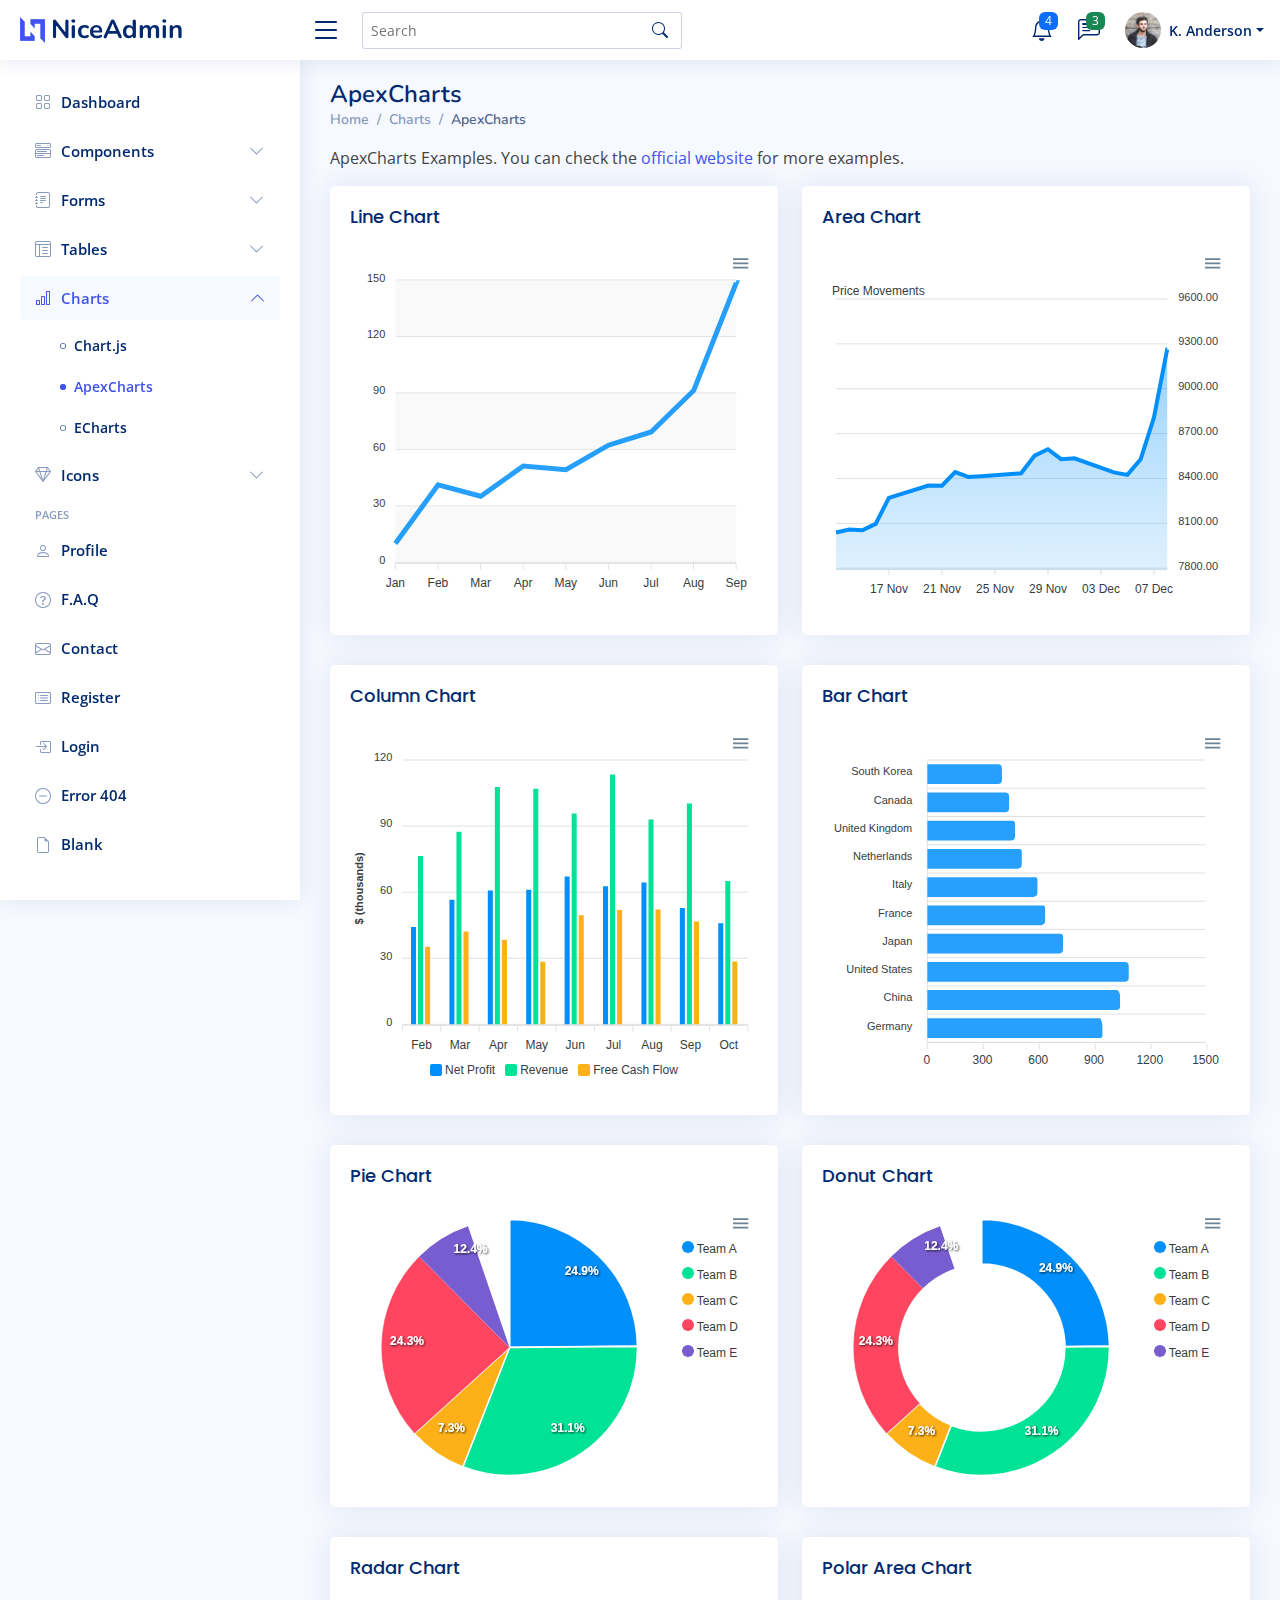
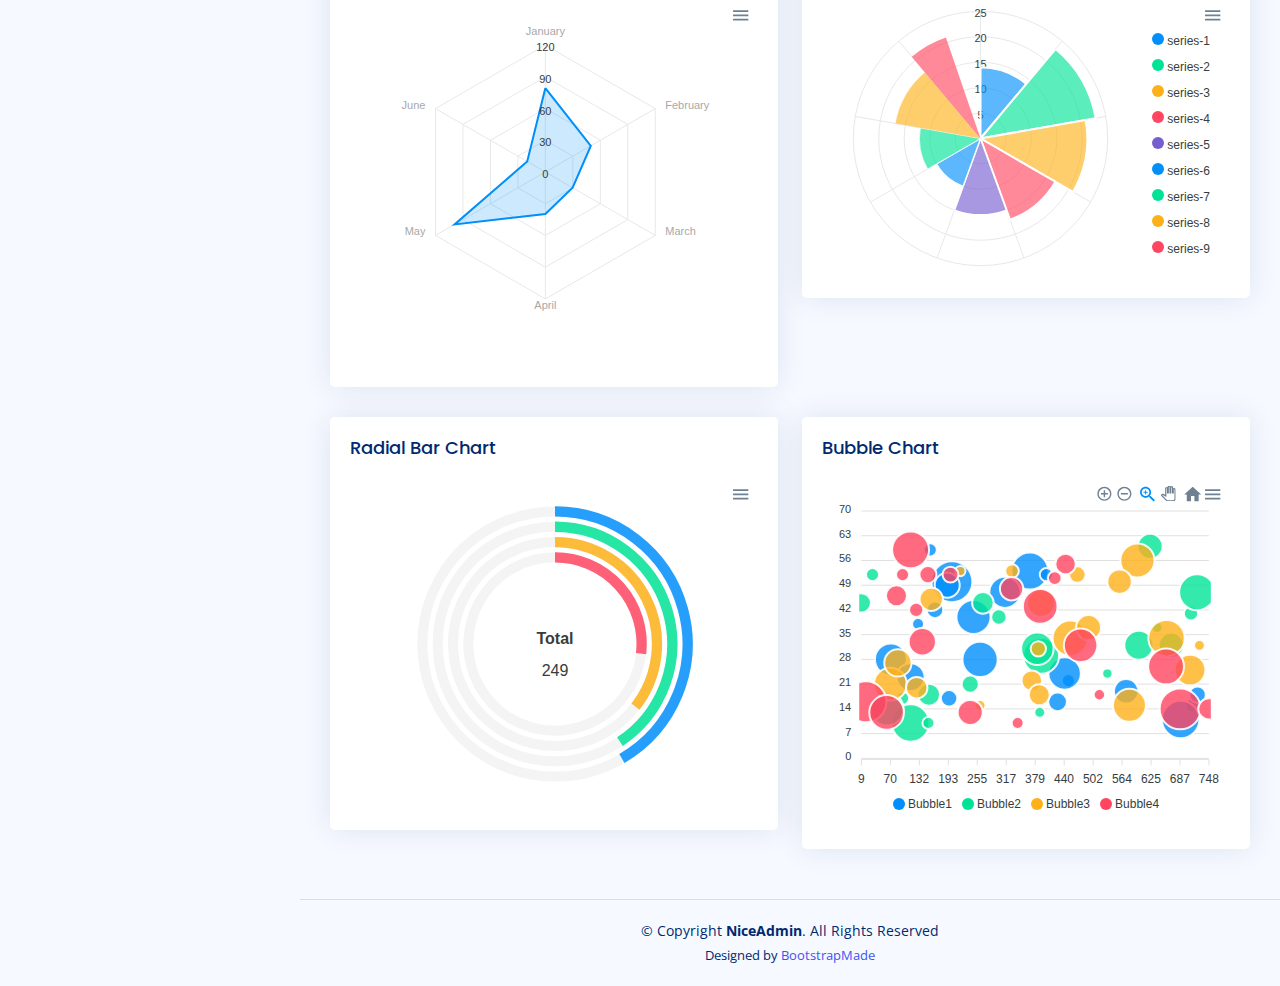
<file: Admin/charts-apexcharts.html>
<!DOCTYPE html>
<html lang="en">

<head>
  <meta charset="utf-8">
  <meta content="width=device-width, initial-scale=1.0" name="viewport">

  <title>Charts / ApexCharts - NiceAdmin Bootstrap Template</title>
  <meta content="" name="description">
  <meta content="" name="keywords">

  <!-- Favicons -->
  <link href="assets/img/favicon.png" rel="icon">
  <link href="assets/img/apple-touch-icon.png" rel="apple-touch-icon">

  <!-- Google Fonts -->
  <link href="https://fonts.gstatic.com" rel="preconnect">
  <link href="https://fonts.googleapis.com/css?family=Open+Sans:300,300i,400,400i,600,600i,700,700i|Nunito:300,300i,400,400i,600,600i,700,700i|Poppins:300,300i,400,400i,500,500i,600,600i,700,700i" rel="stylesheet">

  <!-- Vendor CSS Files -->
  <link href="assets/vendor/bootstrap/css/bootstrap.min.css" rel="stylesheet">
  <link href="assets/vendor/bootstrap-icons/bootstrap-icons.css" rel="stylesheet">
  <link href="assets/vendor/boxicons/css/boxicons.min.css" rel="stylesheet">
  <link href="assets/vendor/quill/quill.snow.css" rel="stylesheet">
  <link href="assets/vendor/quill/quill.bubble.css" rel="stylesheet">
  <link href="assets/vendor/remixicon/remixicon.css" rel="stylesheet">
  <link href="assets/vendor/simple-datatables/style.css" rel="stylesheet">

  <!-- Template Main CSS File -->
  <link href="assets/css/style.css" rel="stylesheet">

  <!-- =======================================================
  * Template Name: NiceAdmin - v2.4.0
  * Template URL: https://bootstrapmade.com/nice-admin-bootstrap-admin-html-template/
  * Author: BootstrapMade.com
  * License: https://bootstrapmade.com/license/
  ======================================================== -->
</head>

<body>

  <!-- ======= Header ======= -->
  <header id="header" class="header fixed-top d-flex align-items-center">

    <div class="d-flex align-items-center justify-content-between">
      <a href="index.html" class="logo d-flex align-items-center">
        <img src="assets/img/logo.png" alt="">
        <span class="d-none d-lg-block">NiceAdmin</span>
      </a>
      <i class="bi bi-list toggle-sidebar-btn"></i>
    </div><!-- End Logo -->

    <div class="search-bar">
      <form class="search-form d-flex align-items-center" method="POST" action="#">
        <input type="text" name="query" placeholder="Search" title="Enter search keyword">
        <button type="submit" title="Search"><i class="bi bi-search"></i></button>
      </form>
    </div><!-- End Search Bar -->

    <nav class="header-nav ms-auto">
      <ul class="d-flex align-items-center">

        <li class="nav-item d-block d-lg-none">
          <a class="nav-link nav-icon search-bar-toggle " href="#">
            <i class="bi bi-search"></i>
          </a>
        </li><!-- End Search Icon-->

        <li class="nav-item dropdown">

          <a class="nav-link nav-icon" href="#" data-bs-toggle="dropdown">
            <i class="bi bi-bell"></i>
            <span class="badge bg-primary badge-number">4</span>
          </a><!-- End Notification Icon -->

          <ul class="dropdown-menu dropdown-menu-end dropdown-menu-arrow notifications">
            <li class="dropdown-header">
              You have 4 new notifications
              <a href="#"><span class="badge rounded-pill bg-primary p-2 ms-2">View all</span></a>
            </li>
            <li>
              <hr class="dropdown-divider">
            </li>

            <li class="notification-item">
              <i class="bi bi-exclamation-circle text-warning"></i>
              <div>
                <h4>Lorem Ipsum</h4>
                <p>Quae dolorem earum veritatis oditseno</p>
                <p>30 min. ago</p>
              </div>
            </li>

            <li>
              <hr class="dropdown-divider">
            </li>

            <li class="notification-item">
              <i class="bi bi-x-circle text-danger"></i>
              <div>
                <h4>Atque rerum nesciunt</h4>
                <p>Quae dolorem earum veritatis oditseno</p>
                <p>1 hr. ago</p>
              </div>
            </li>

            <li>
              <hr class="dropdown-divider">
            </li>

            <li class="notification-item">
              <i class="bi bi-check-circle text-success"></i>
              <div>
                <h4>Sit rerum fuga</h4>
                <p>Quae dolorem earum veritatis oditseno</p>
                <p>2 hrs. ago</p>
              </div>
            </li>

            <li>
              <hr class="dropdown-divider">
            </li>

            <li class="notification-item">
              <i class="bi bi-info-circle text-primary"></i>
              <div>
                <h4>Dicta reprehenderit</h4>
                <p>Quae dolorem earum veritatis oditseno</p>
                <p>4 hrs. ago</p>
              </div>
            </li>

            <li>
              <hr class="dropdown-divider">
            </li>
            <li class="dropdown-footer">
              <a href="#">Show all notifications</a>
            </li>

          </ul><!-- End Notification Dropdown Items -->

        </li><!-- End Notification Nav -->

        <li class="nav-item dropdown">

          <a class="nav-link nav-icon" href="#" data-bs-toggle="dropdown">
            <i class="bi bi-chat-left-text"></i>
            <span class="badge bg-success badge-number">3</span>
          </a><!-- End Messages Icon -->

          <ul class="dropdown-menu dropdown-menu-end dropdown-menu-arrow messages">
            <li class="dropdown-header">
              You have 3 new messages
              <a href="#"><span class="badge rounded-pill bg-primary p-2 ms-2">View all</span></a>
            </li>
            <li>
              <hr class="dropdown-divider">
            </li>

            <li class="message-item">
              <a href="#">
                <img src="assets/img/messages-1.jpg" alt="" class="rounded-circle">
                <div>
                  <h4>Maria Hudson</h4>
                  <p>Velit asperiores et ducimus soluta repudiandae labore officia est ut...</p>
                  <p>4 hrs. ago</p>
                </div>
              </a>
            </li>
            <li>
              <hr class="dropdown-divider">
            </li>

            <li class="message-item">
              <a href="#">
                <img src="assets/img/messages-2.jpg" alt="" class="rounded-circle">
                <div>
                  <h4>Anna Nelson</h4>
                  <p>Velit asperiores et ducimus soluta repudiandae labore officia est ut...</p>
                  <p>6 hrs. ago</p>
                </div>
              </a>
            </li>
            <li>
              <hr class="dropdown-divider">
            </li>

            <li class="message-item">
              <a href="#">
                <img src="assets/img/messages-3.jpg" alt="" class="rounded-circle">
                <div>
                  <h4>David Muldon</h4>
                  <p>Velit asperiores et ducimus soluta repudiandae labore officia est ut...</p>
                  <p>8 hrs. ago</p>
                </div>
              </a>
            </li>
            <li>
              <hr class="dropdown-divider">
            </li>

            <li class="dropdown-footer">
              <a href="#">Show all messages</a>
            </li>

          </ul><!-- End Messages Dropdown Items -->

        </li><!-- End Messages Nav -->

        <li class="nav-item dropdown pe-3">

          <a class="nav-link nav-profile d-flex align-items-center pe-0" href="#" data-bs-toggle="dropdown">
            <img src="assets/img/profile-img.jpg" alt="Profile" class="rounded-circle">
            <span class="d-none d-md-block dropdown-toggle ps-2">K. Anderson</span>
          </a><!-- End Profile Iamge Icon -->

          <ul class="dropdown-menu dropdown-menu-end dropdown-menu-arrow profile">
            <li class="dropdown-header">
              <h6>Kevin Anderson</h6>
              <span>Web Designer</span>
            </li>
            <li>
              <hr class="dropdown-divider">
            </li>

            <li>
              <a class="dropdown-item d-flex align-items-center" href="users-profile.html">
                <i class="bi bi-person"></i>
                <span>My Profile</span>
              </a>
            </li>
            <li>
              <hr class="dropdown-divider">
            </li>

            <li>
              <a class="dropdown-item d-flex align-items-center" href="users-profile.html">
                <i class="bi bi-gear"></i>
                <span>Account Settings</span>
              </a>
            </li>
            <li>
              <hr class="dropdown-divider">
            </li>

            <li>
              <a class="dropdown-item d-flex align-items-center" href="pages-faq.html">
                <i class="bi bi-question-circle"></i>
                <span>Need Help?</span>
              </a>
            </li>
            <li>
              <hr class="dropdown-divider">
            </li>

            <li>
              <a class="dropdown-item d-flex align-items-center" href="#">
                <i class="bi bi-box-arrow-right"></i>
                <span>Sign Out</span>
              </a>
            </li>

          </ul><!-- End Profile Dropdown Items -->
        </li><!-- End Profile Nav -->

      </ul>
    </nav><!-- End Icons Navigation -->

  </header><!-- End Header -->

  <!-- ======= Sidebar ======= -->
  <aside id="sidebar" class="sidebar">

    <ul class="sidebar-nav" id="sidebar-nav">

      <li class="nav-item">
        <a class="nav-link collapsed" href="index.html">
          <i class="bi bi-grid"></i>
          <span>Dashboard</span>
        </a>
      </li><!-- End Dashboard Nav -->

      <li class="nav-item">
        <a class="nav-link collapsed" data-bs-target="#components-nav" data-bs-toggle="collapse" href="#">
          <i class="bi bi-menu-button-wide"></i><span>Components</span><i class="bi bi-chevron-down ms-auto"></i>
        </a>
        <ul id="components-nav" class="nav-content collapse " data-bs-parent="#sidebar-nav">
          <li>
            <a href="components-alerts.html">
              <i class="bi bi-circle"></i><span>Alerts</span>
            </a>
          </li>
          <li>
            <a href="components-accordion.html">
              <i class="bi bi-circle"></i><span>Accordion</span>
            </a>
          </li>
          <li>
            <a href="components-badges.html">
              <i class="bi bi-circle"></i><span>Badges</span>
            </a>
          </li>
          <li>
            <a href="components-breadcrumbs.html">
              <i class="bi bi-circle"></i><span>Breadcrumbs</span>
            </a>
          </li>
          <li>
            <a href="components-buttons.html">
              <i class="bi bi-circle"></i><span>Buttons</span>
            </a>
          </li>
          <li>
            <a href="components-cards.html">
              <i class="bi bi-circle"></i><span>Cards</span>
            </a>
          </li>
          <li>
            <a href="components-carousel.html">
              <i class="bi bi-circle"></i><span>Carousel</span>
            </a>
          </li>
          <li>
            <a href="components-list-group.html">
              <i class="bi bi-circle"></i><span>List group</span>
            </a>
          </li>
          <li>
            <a href="components-modal.html">
              <i class="bi bi-circle"></i><span>Modal</span>
            </a>
          </li>
          <li>
            <a href="components-tabs.html">
              <i class="bi bi-circle"></i><span>Tabs</span>
            </a>
          </li>
          <li>
            <a href="components-pagination.html">
              <i class="bi bi-circle"></i><span>Pagination</span>
            </a>
          </li>
          <li>
            <a href="components-progress.html">
              <i class="bi bi-circle"></i><span>Progress</span>
            </a>
          </li>
          <li>
            <a href="components-spinners.html">
              <i class="bi bi-circle"></i><span>Spinners</span>
            </a>
          </li>
          <li>
            <a href="components-tooltips.html">
              <i class="bi bi-circle"></i><span>Tooltips</span>
            </a>
          </li>
        </ul>
      </li><!-- End Components Nav -->

      <li class="nav-item">
        <a class="nav-link collapsed" data-bs-target="#forms-nav" data-bs-toggle="collapse" href="#">
          <i class="bi bi-journal-text"></i><span>Forms</span><i class="bi bi-chevron-down ms-auto"></i>
        </a>
        <ul id="forms-nav" class="nav-content collapse " data-bs-parent="#sidebar-nav">
          <li>
            <a href="forms-elements.html">
              <i class="bi bi-circle"></i><span>Form Elements</span>
            </a>
          </li>
          <li>
            <a href="forms-layouts.html">
              <i class="bi bi-circle"></i><span>Form Layouts</span>
            </a>
          </li>
          <li>
            <a href="forms-editors.html">
              <i class="bi bi-circle"></i><span>Form Editors</span>
            </a>
          </li>
          <li>
            <a href="forms-validation.html">
              <i class="bi bi-circle"></i><span>Form Validation</span>
            </a>
          </li>
        </ul>
      </li><!-- End Forms Nav -->

      <li class="nav-item">
        <a class="nav-link collapsed" data-bs-target="#tables-nav" data-bs-toggle="collapse" href="#">
          <i class="bi bi-layout-text-window-reverse"></i><span>Tables</span><i class="bi bi-chevron-down ms-auto"></i>
        </a>
        <ul id="tables-nav" class="nav-content collapse " data-bs-parent="#sidebar-nav">
          <li>
            <a href="tables-general.html">
              <i class="bi bi-circle"></i><span>General Tables</span>
            </a>
          </li>
          <li>
            <a href="tables-data.html">
              <i class="bi bi-circle"></i><span>Data Tables</span>
            </a>
          </li>
        </ul>
      </li><!-- End Tables Nav -->

      <li class="nav-item">
        <a class="nav-link " data-bs-target="#charts-nav" data-bs-toggle="collapse" href="#">
          <i class="bi bi-bar-chart"></i><span>Charts</span><i class="bi bi-chevron-down ms-auto"></i>
        </a>
        <ul id="charts-nav" class="nav-content collapse show" data-bs-parent="#sidebar-nav">
          <li>
            <a href="charts-chartjs.html">
              <i class="bi bi-circle"></i><span>Chart.js</span>
            </a>
          </li>
          <li>
            <a href="charts-apexcharts.html" class="active">
              <i class="bi bi-circle"></i><span>ApexCharts</span>
            </a>
          </li>
          <li>
            <a href="charts-echarts.html">
              <i class="bi bi-circle"></i><span>ECharts</span>
            </a>
          </li>
        </ul>
      </li><!-- End Charts Nav -->

      <li class="nav-item">
        <a class="nav-link collapsed" data-bs-target="#icons-nav" data-bs-toggle="collapse" href="#">
          <i class="bi bi-gem"></i><span>Icons</span><i class="bi bi-chevron-down ms-auto"></i>
        </a>
        <ul id="icons-nav" class="nav-content collapse " data-bs-parent="#sidebar-nav">
          <li>
            <a href="icons-bootstrap.html">
              <i class="bi bi-circle"></i><span>Bootstrap Icons</span>
            </a>
          </li>
          <li>
            <a href="icons-remix.html">
              <i class="bi bi-circle"></i><span>Remix Icons</span>
            </a>
          </li>
          <li>
            <a href="icons-boxicons.html">
              <i class="bi bi-circle"></i><span>Boxicons</span>
            </a>
          </li>
        </ul>
      </li><!-- End Icons Nav -->

      <li class="nav-heading">Pages</li>

      <li class="nav-item">
        <a class="nav-link collapsed" href="users-profile.html">
          <i class="bi bi-person"></i>
          <span>Profile</span>
        </a>
      </li><!-- End Profile Page Nav -->

      <li class="nav-item">
        <a class="nav-link collapsed" href="pages-faq.html">
          <i class="bi bi-question-circle"></i>
          <span>F.A.Q</span>
        </a>
      </li><!-- End F.A.Q Page Nav -->

      <li class="nav-item">
        <a class="nav-link collapsed" href="pages-contact.html">
          <i class="bi bi-envelope"></i>
          <span>Contact</span>
        </a>
      </li><!-- End Contact Page Nav -->

      <li class="nav-item">
        <a class="nav-link collapsed" href="pages-register.html">
          <i class="bi bi-card-list"></i>
          <span>Register</span>
        </a>
      </li><!-- End Register Page Nav -->

      <li class="nav-item">
        <a class="nav-link collapsed" href="pages-login.html">
          <i class="bi bi-box-arrow-in-right"></i>
          <span>Login</span>
        </a>
      </li><!-- End Login Page Nav -->

      <li class="nav-item">
        <a class="nav-link collapsed" href="pages-error-404.html">
          <i class="bi bi-dash-circle"></i>
          <span>Error 404</span>
        </a>
      </li><!-- End Error 404 Page Nav -->

      <li class="nav-item">
        <a class="nav-link collapsed" href="pages-blank.html">
          <i class="bi bi-file-earmark"></i>
          <span>Blank</span>
        </a>
      </li><!-- End Blank Page Nav -->

    </ul>

  </aside><!-- End Sidebar-->

  <main id="main" class="main">

    <div class="pagetitle">
      <h1>ApexCharts</h1>
      <nav>
        <ol class="breadcrumb">
          <li class="breadcrumb-item"><a href="index.html">Home</a></li>
          <li class="breadcrumb-item">Charts</li>
          <li class="breadcrumb-item active">ApexCharts</li>
        </ol>
      </nav>
    </div><!-- End Page Title -->

    <p>ApexCharts Examples. You can check the <a href="https://apexcharts.com/javascript-chart-demos/" target="_blank">official website</a> for more examples.</p>

    <section class="section">
      <div class="row">

        <div class="col-lg-6">
          <div class="card">
            <div class="card-body">
              <h5 class="card-title">Line Chart</h5>

              <!-- Line Chart -->
              <div id="lineChart"></div>

              <script>
                document.addEventListener("DOMContentLoaded", () => {
                  new ApexCharts(document.querySelector("#lineChart"), {
                    series: [{
                      name: "Desktops",
                      data: [10, 41, 35, 51, 49, 62, 69, 91, 148]
                    }],
                    chart: {
                      height: 350,
                      type: 'line',
                      zoom: {
                        enabled: false
                      }
                    },
                    dataLabels: {
                      enabled: false
                    },
                    stroke: {
                      curve: 'straight'
                    },
                    grid: {
                      row: {
                        colors: ['#f3f3f3', 'transparent'], // takes an array which will be repeated on columns
                        opacity: 0.5
                      },
                    },
                    xaxis: {
                      categories: ['Jan', 'Feb', 'Mar', 'Apr', 'May', 'Jun', 'Jul', 'Aug', 'Sep'],
                    }
                  }).render();
                });
              </script>
              <!-- End Line Chart -->

            </div>
          </div>
        </div>

        <div class="col-lg-6">
          <div class="card">
            <div class="card-body">
              <h5 class="card-title">Area Chart</h5>

              <!-- Area Chart -->
              <div id="areaChart"></div>

              <script>
                document.addEventListener("DOMContentLoaded", () => {
                  const series = {
                    "monthDataSeries1": {
                      "prices": [
                        8107.85,
                        8128.0,
                        8122.9,
                        8165.5,
                        8340.7,
                        8423.7,
                        8423.5,
                        8514.3,
                        8481.85,
                        8487.7,
                        8506.9,
                        8626.2,
                        8668.95,
                        8602.3,
                        8607.55,
                        8512.9,
                        8496.25,
                        8600.65,
                        8881.1,
                        9340.85
                      ],
                      "dates": [
                        "13 Nov 2017",
                        "14 Nov 2017",
                        "15 Nov 2017",
                        "16 Nov 2017",
                        "17 Nov 2017",
                        "20 Nov 2017",
                        "21 Nov 2017",
                        "22 Nov 2017",
                        "23 Nov 2017",
                        "24 Nov 2017",
                        "27 Nov 2017",
                        "28 Nov 2017",
                        "29 Nov 2017",
                        "30 Nov 2017",
                        "01 Dec 2017",
                        "04 Dec 2017",
                        "05 Dec 2017",
                        "06 Dec 2017",
                        "07 Dec 2017",
                        "08 Dec 2017"
                      ]
                    },
                    "monthDataSeries2": {
                      "prices": [
                        8423.7,
                        8423.5,
                        8514.3,
                        8481.85,
                        8487.7,
                        8506.9,
                        8626.2,
                        8668.95,
                        8602.3,
                        8607.55,
                        8512.9,
                        8496.25,
                        8600.65,
                        8881.1,
                        9040.85,
                        8340.7,
                        8165.5,
                        8122.9,
                        8107.85,
                        8128.0
                      ],
                      "dates": [
                        "13 Nov 2017",
                        "14 Nov 2017",
                        "15 Nov 2017",
                        "16 Nov 2017",
                        "17 Nov 2017",
                        "20 Nov 2017",
                        "21 Nov 2017",
                        "22 Nov 2017",
                        "23 Nov 2017",
                        "24 Nov 2017",
                        "27 Nov 2017",
                        "28 Nov 2017",
                        "29 Nov 2017",
                        "30 Nov 2017",
                        "01 Dec 2017",
                        "04 Dec 2017",
                        "05 Dec 2017",
                        "06 Dec 2017",
                        "07 Dec 2017",
                        "08 Dec 2017"
                      ]
                    },
                    "monthDataSeries3": {
                      "prices": [
                        7114.25,
                        7126.6,
                        7116.95,
                        7203.7,
                        7233.75,
                        7451.0,
                        7381.15,
                        7348.95,
                        7347.75,
                        7311.25,
                        7266.4,
                        7253.25,
                        7215.45,
                        7266.35,
                        7315.25,
                        7237.2,
                        7191.4,
                        7238.95,
                        7222.6,
                        7217.9,
                        7359.3,
                        7371.55,
                        7371.15,
                        7469.2,
                        7429.25,
                        7434.65,
                        7451.1,
                        7475.25,
                        7566.25,
                        7556.8,
                        7525.55,
                        7555.45,
                        7560.9,
                        7490.7,
                        7527.6,
                        7551.9,
                        7514.85,
                        7577.95,
                        7592.3,
                        7621.95,
                        7707.95,
                        7859.1,
                        7815.7,
                        7739.0,
                        7778.7,
                        7839.45,
                        7756.45,
                        7669.2,
                        7580.45,
                        7452.85,
                        7617.25,
                        7701.6,
                        7606.8,
                        7620.05,
                        7513.85,
                        7498.45,
                        7575.45,
                        7601.95,
                        7589.1,
                        7525.85,
                        7569.5,
                        7702.5,
                        7812.7,
                        7803.75,
                        7816.3,
                        7851.15,
                        7912.2,
                        7972.8,
                        8145.0,
                        8161.1,
                        8121.05,
                        8071.25,
                        8088.2,
                        8154.45,
                        8148.3,
                        8122.05,
                        8132.65,
                        8074.55,
                        7952.8,
                        7885.55,
                        7733.9,
                        7897.15,
                        7973.15,
                        7888.5,
                        7842.8,
                        7838.4,
                        7909.85,
                        7892.75,
                        7897.75,
                        7820.05,
                        7904.4,
                        7872.2,
                        7847.5,
                        7849.55,
                        7789.6,
                        7736.35,
                        7819.4,
                        7875.35,
                        7871.8,
                        8076.5,
                        8114.8,
                        8193.55,
                        8217.1,
                        8235.05,
                        8215.3,
                        8216.4,
                        8301.55,
                        8235.25,
                        8229.75,
                        8201.95,
                        8164.95,
                        8107.85,
                        8128.0,
                        8122.9,
                        8165.5,
                        8340.7,
                        8423.7,
                        8423.5,
                        8514.3,
                        8481.85,
                        8487.7,
                        8506.9,
                        8626.2
                      ],
                      "dates": [
                        "02 Jun 2017",
                        "05 Jun 2017",
                        "06 Jun 2017",
                        "07 Jun 2017",
                        "08 Jun 2017",
                        "09 Jun 2017",
                        "12 Jun 2017",
                        "13 Jun 2017",
                        "14 Jun 2017",
                        "15 Jun 2017",
                        "16 Jun 2017",
                        "19 Jun 2017",
                        "20 Jun 2017",
                        "21 Jun 2017",
                        "22 Jun 2017",
                        "23 Jun 2017",
                        "27 Jun 2017",
                        "28 Jun 2017",
                        "29 Jun 2017",
                        "30 Jun 2017",
                        "03 Jul 2017",
                        "04 Jul 2017",
                        "05 Jul 2017",
                        "06 Jul 2017",
                        "07 Jul 2017",
                        "10 Jul 2017",
                        "11 Jul 2017",
                        "12 Jul 2017",
                        "13 Jul 2017",
                        "14 Jul 2017",
                        "17 Jul 2017",
                        "18 Jul 2017",
                        "19 Jul 2017",
                        "20 Jul 2017",
                        "21 Jul 2017",
                        "24 Jul 2017",
                        "25 Jul 2017",
                        "26 Jul 2017",
                        "27 Jul 2017",
                        "28 Jul 2017",
                        "31 Jul 2017",
                        "01 Aug 2017",
                        "02 Aug 2017",
                        "03 Aug 2017",
                        "04 Aug 2017",
                        "07 Aug 2017",
                        "08 Aug 2017",
                        "09 Aug 2017",
                        "10 Aug 2017",
                        "11 Aug 2017",
                        "14 Aug 2017",
                        "16 Aug 2017",
                        "17 Aug 2017",
                        "18 Aug 2017",
                        "21 Aug 2017",
                        "22 Aug 2017",
                        "23 Aug 2017",
                        "24 Aug 2017",
                        "28 Aug 2017",
                        "29 Aug 2017",
                        "30 Aug 2017",
                        "31 Aug 2017",
                        "01 Sep 2017",
                        "04 Sep 2017",
                        "05 Sep 2017",
                        "06 Sep 2017",
                        "07 Sep 2017",
                        "08 Sep 2017",
                        "11 Sep 2017",
                        "12 Sep 2017",
                        "13 Sep 2017",
                        "14 Sep 2017",
                        "15 Sep 2017",
                        "18 Sep 2017",
                        "19 Sep 2017",
                        "20 Sep 2017",
                        "21 Sep 2017",
                        "22 Sep 2017",
                        "25 Sep 2017",
                        "26 Sep 2017",
                        "27 Sep 2017",
                        "28 Sep 2017",
                        "29 Sep 2017",
                        "03 Oct 2017",
                        "04 Oct 2017",
                        "05 Oct 2017",
                        "06 Oct 2017",
                        "09 Oct 2017",
                        "10 Oct 2017",
                        "11 Oct 2017",
                        "12 Oct 2017",
                        "13 Oct 2017",
                        "16 Oct 2017",
                        "17 Oct 2017",
                        "18 Oct 2017",
                        "19 Oct 2017",
                        "23 Oct 2017",
                        "24 Oct 2017",
                        "25 Oct 2017",
                        "26 Oct 2017",
                        "27 Oct 2017",
                        "30 Oct 2017",
                        "31 Oct 2017",
                        "01 Nov 2017",
                        "02 Nov 2017",
                        "03 Nov 2017",
                        "06 Nov 2017",
                        "07 Nov 2017",
                        "08 Nov 2017",
                        "09 Nov 2017",
                        "10 Nov 2017",
                        "13 Nov 2017",
                        "14 Nov 2017",
                        "15 Nov 2017",
                        "16 Nov 2017",
                        "17 Nov 2017",
                        "20 Nov 2017",
                        "21 Nov 2017",
                        "22 Nov 2017",
                        "23 Nov 2017",
                        "24 Nov 2017",
                        "27 Nov 2017",
                        "28 Nov 2017"
                      ]
                    }
                  }
                  new ApexCharts(document.querySelector("#areaChart"), {
                    series: [{
                      name: "STOCK ABC",
                      data: series.monthDataSeries1.prices
                    }],
                    chart: {
                      type: 'area',
                      height: 350,
                      zoom: {
                        enabled: false
                      }
                    },
                    dataLabels: {
                      enabled: false
                    },
                    stroke: {
                      curve: 'straight'
                    },
                    subtitle: {
                      text: 'Price Movements',
                      align: 'left'
                    },
                    labels: series.monthDataSeries1.dates,
                    xaxis: {
                      type: 'datetime',
                    },
                    yaxis: {
                      opposite: true
                    },
                    legend: {
                      horizontalAlign: 'left'
                    }
                  }).render();
                });
              </script>
              <!-- End Area Chart -->

            </div>
          </div>
        </div>

        <div class="col-lg-6">
          <div class="card">
            <div class="card-body">
              <h5 class="card-title">Column Chart</h5>

              <!-- Column Chart -->
              <div id="columnChart"></div>

              <script>
                document.addEventListener("DOMContentLoaded", () => {
                  new ApexCharts(document.querySelector("#columnChart"), {
                    series: [{
                      name: 'Net Profit',
                      data: [44, 55, 57, 56, 61, 58, 63, 60, 66]
                    }, {
                      name: 'Revenue',
                      data: [76, 85, 101, 98, 87, 105, 91, 114, 94]
                    }, {
                      name: 'Free Cash Flow',
                      data: [35, 41, 36, 26, 45, 48, 52, 53, 41]
                    }],
                    chart: {
                      type: 'bar',
                      height: 350
                    },
                    plotOptions: {
                      bar: {
                        horizontal: false,
                        columnWidth: '55%',
                        endingShape: 'rounded'
                      },
                    },
                    dataLabels: {
                      enabled: false
                    },
                    stroke: {
                      show: true,
                      width: 2,
                      colors: ['transparent']
                    },
                    xaxis: {
                      categories: ['Feb', 'Mar', 'Apr', 'May', 'Jun', 'Jul', 'Aug', 'Sep', 'Oct'],
                    },
                    yaxis: {
                      title: {
                        text: '$ (thousands)'
                      }
                    },
                    fill: {
                      opacity: 1
                    },
                    tooltip: {
                      y: {
                        formatter: function(val) {
                          return "$ " + val + " thousands"
                        }
                      }
                    }
                  }).render();
                });
              </script>
              <!-- End Column Chart -->

            </div>
          </div>
        </div>

        <div class="col-lg-6">
          <div class="card">
            <div class="card-body">
              <h5 class="card-title">Bar Chart</h5>

              <!-- Bar Chart -->
              <div id="barChart"></div>

              <script>
                document.addEventListener("DOMContentLoaded", () => {
                  new ApexCharts(document.querySelector("#barChart"), {
                    series: [{
                      data: [400, 430, 448, 470, 540, 580, 690, 1100, 1200, 1380]
                    }],
                    chart: {
                      type: 'bar',
                      height: 350
                    },
                    plotOptions: {
                      bar: {
                        borderRadius: 4,
                        horizontal: true,
                      }
                    },
                    dataLabels: {
                      enabled: false
                    },
                    xaxis: {
                      categories: ['South Korea', 'Canada', 'United Kingdom', 'Netherlands', 'Italy', 'France', 'Japan',
                        'United States', 'China', 'Germany'
                      ],
                    }
                  }).render();
                });
              </script>
              <!-- End Bar Chart -->

            </div>
          </div>
        </div>

        <div class="col-lg-6">
          <div class="card">
            <div class="card-body">
              <h5 class="card-title">Pie Chart</h5>

              <!-- Pie Chart -->
              <div id="pieChart"></div>

              <script>
                document.addEventListener("DOMContentLoaded", () => {
                  new ApexCharts(document.querySelector("#pieChart"), {
                    series: [44, 55, 13, 43, 22],
                    chart: {
                      height: 350,
                      type: 'pie',
                      toolbar: {
                        show: true
                      }
                    },
                    labels: ['Team A', 'Team B', 'Team C', 'Team D', 'Team E']
                  }).render();
                });
              </script>
              <!-- End Pie Chart -->

            </div>
          </div>
        </div>

        <div class="col-lg-6">
          <div class="card">
            <div class="card-body">
              <h5 class="card-title">Donut Chart</h5>

              <!-- Donut Chart -->
              <div id="donutChart"></div>

              <script>
                document.addEventListener("DOMContentLoaded", () => {
                  new ApexCharts(document.querySelector("#donutChart"), {
                    series: [44, 55, 13, 43, 22],
                    chart: {
                      height: 350,
                      type: 'donut',
                      toolbar: {
                        show: true
                      }
                    },
                    labels: ['Team A', 'Team B', 'Team C', 'Team D', 'Team E'],
                  }).render();
                });
              </script>
              <!-- End Donut Chart -->

            </div>
          </div>
        </div>

        <div class="col-lg-6">
          <div class="card">
            <div class="card-body">
              <h5 class="card-title">Radar Chart</h5>

              <!-- Radar Chart -->
              <div id="radarChart"></div>

              <script>
                document.addEventListener("DOMContentLoaded", () => {
                  new ApexCharts(document.querySelector("#radarChart"), {
                    series: [{
                      name: 'Series 1',
                      data: [80, 50, 30, 40, 100, 20],
                    }],
                    chart: {
                      height: 350,
                      type: 'radar',
                    },
                    xaxis: {
                      categories: ['January', 'February', 'March', 'April', 'May', 'June']
                    }
                  }).render();
                });
              </script>
              <!-- End Radar Chart -->

            </div>
          </div>
        </div>

        <div class="col-lg-6">
          <div class="card">
            <div class="card-body">
              <h5 class="card-title">Polar Area Chart</h5>

              <!-- Polar Area Chart -->
              <div id="polarAreaChart"></div>

              <script>
                document.addEventListener("DOMContentLoaded", () => {
                  new ApexCharts(document.querySelector("#polarAreaChart"), {
                    series: [14, 23, 21, 17, 15, 10, 12, 17, 21],
                    chart: {
                      type: 'polarArea',
                      height: 350,
                      toolbar: {
                        show: true
                      }
                    },
                    stroke: {
                      colors: ['#fff']
                    },
                    fill: {
                      opacity: 0.8
                    }
                  }).render();
                });
              </script>
              <!-- End Polar Area Chart -->

            </div>
          </div>
        </div>

        <div class="col-lg-6">
          <div class="card">
            <div class="card-body">
              <h5 class="card-title">Radial Bar Chart</h5>

              <!-- Radial Bar Chart -->
              <div id="radialBarChart"></div>

              <script>
                document.addEventListener("DOMContentLoaded", () => {
                  new ApexCharts(document.querySelector("#radialBarChart"), {
                    series: [44, 55, 67, 83],
                    chart: {
                      height: 350,
                      type: 'radialBar',
                      toolbar: {
                        show: true
                      }
                    },
                    plotOptions: {
                      radialBar: {
                        dataLabels: {
                          name: {
                            fontSize: '22px',
                          },
                          value: {
                            fontSize: '16px',
                          },
                          total: {
                            show: true,
                            label: 'Total',
                            formatter: function(w) {
                              // By default this function returns the average of all series. The below is just an example to show the use of custom formatter function
                              return 249
                            }
                          }
                        }
                      }
                    },
                    labels: ['Apples', 'Oranges', 'Bananas', 'Berries'],
                  }).render();
                });
              </script>
              <!-- End Radial Bar Chart -->

            </div>
          </div>
        </div>

        <div class="col-lg-6">
          <div class="card">
            <div class="card-body">
              <h5 class="card-title">Bubble Chart</h5>

              <!-- Bubble Chart -->
              <div id="bubbleChart"></div>

              <script>
                document.addEventListener("DOMContentLoaded", () => {
                  function generateData(baseval, count, yrange) {
                    var i = 0;
                    var series = [];
                    while (i < count) {
                      var x = Math.floor(Math.random() * (750 - 1 + 1)) + 1;;
                      var y = Math.floor(Math.random() * (yrange.max - yrange.min + 1)) + yrange.min;
                      var z = Math.floor(Math.random() * (75 - 15 + 1)) + 15;
                      series.push([x, y, z]);
                      baseval += 86400000;
                      i++;
                    }
                    return series;
                  }
                  new ApexCharts(document.querySelector("#bubbleChart"), {
                    series: [{
                        name: 'Bubble1',
                        data: generateData(new Date('11 Feb 2017 GMT').getTime(), 20, {
                          min: 10,
                          max: 60
                        })
                      },
                      {
                        name: 'Bubble2',
                        data: generateData(new Date('11 Feb 2017 GMT').getTime(), 20, {
                          min: 10,
                          max: 60
                        })
                      },
                      {
                        name: 'Bubble3',
                        data: generateData(new Date('11 Feb 2017 GMT').getTime(), 20, {
                          min: 10,
                          max: 60
                        })
                      },
                      {
                        name: 'Bubble4',
                        data: generateData(new Date('11 Feb 2017 GMT').getTime(), 20, {
                          min: 10,
                          max: 60
                        })
                      }
                    ],
                    chart: {
                      height: 333,
                      type: 'bubble',
                    },
                    dataLabels: {
                      enabled: false
                    },
                    fill: {
                      opacity: 0.8
                    },
                    xaxis: {
                      tickAmount: 12,
                      type: 'category',
                    },
                    yaxis: {
                      max: 70
                    }
                  }).render();
                });
              </script>
              <!-- End Bubble Chart -->

            </div>
          </div>
        </div>

      </div>
    </section>

  </main><!-- End #main -->

  <!-- ======= Footer ======= -->
  <footer id="footer" class="footer">
    <div class="copyright">
      &copy; Copyright <strong><span>NiceAdmin</span></strong>. All Rights Reserved
    </div>
    <div class="credits">
      <!-- All the links in the footer should remain intact. -->
      <!-- You can delete the links only if you purchased the pro version. -->
      <!-- Licensing information: https://bootstrapmade.com/license/ -->
      <!-- Purchase the pro version with working PHP/AJAX contact form: https://bootstrapmade.com/nice-admin-bootstrap-admin-html-template/ -->
      Designed by <a href="https://bootstrapmade.com/">BootstrapMade</a>
    </div>
  </footer><!-- End Footer -->

  <a href="#" class="back-to-top d-flex align-items-center justify-content-center"><i class="bi bi-arrow-up-short"></i></a>

  <!-- Vendor JS Files -->
  <script src="assets/vendor/apexcharts/apexcharts.min.js"></script>
  <script src="assets/vendor/bootstrap/js/bootstrap.bundle.min.js"></script>
  <script src="assets/vendor/chart.js/chart.min.js"></script>
  <script src="assets/vendor/echarts/echarts.min.js"></script>
  <script src="assets/vendor/quill/quill.min.js"></script>
  <script src="assets/vendor/simple-datatables/simple-datatables.js"></script>
  <script src="assets/vendor/tinymce/tinymce.min.js"></script>
  <script src="assets/vendor/php-email-form/validate.js"></script>

  <!-- Template Main JS File -->
  <script src="assets/js/main.js"></script>

</body>

</html>
</file>
<file: Admin/assets/vendor/quill/quill.snow.css>
/*!
 * Quill Editor v1.3.7
 * https://quilljs.com/
 * Copyright (c) 2014, Jason Chen
 * Copyright (c) 2013, salesforce.com
 */
.ql-container {
  box-sizing: border-box;
  font-family: Helvetica, Arial, sans-serif;
  font-size: 13px;
  height: 100%;
  margin: 0px;
  position: relative;
}
.ql-container.ql-disabled .ql-tooltip {
  visibility: hidden;
}
.ql-container.ql-disabled .ql-editor ul[data-checked] > li::before {
  pointer-events: none;
}
.ql-clipboard {
  left: -100000px;
  height: 1px;
  overflow-y: hidden;
  position: absolute;
  top: 50%;
}
.ql-clipboard p {
  margin: 0;
  padding: 0;
}
.ql-editor {
  box-sizing: border-box;
  line-height: 1.42;
  height: 100%;
  outline: none;
  overflow-y: auto;
  padding: 12px 15px;
  tab-size: 4;
  -moz-tab-size: 4;
  text-align: left;
  white-space: pre-wrap;
  word-wrap: break-word;
}
.ql-editor > * {
  cursor: text;
}
.ql-editor p,
.ql-editor ol,
.ql-editor ul,
.ql-editor pre,
.ql-editor blockquote,
.ql-editor h1,
.ql-editor h2,
.ql-editor h3,
.ql-editor h4,
.ql-editor h5,
.ql-editor h6 {
  margin: 0;
  padding: 0;
  counter-reset: list-1 list-2 list-3 list-4 list-5 list-6 list-7 list-8 list-9;
}
.ql-editor ol,
.ql-editor ul {
  padding-left: 1.5em;
}
.ql-editor ol > li,
.ql-editor ul > li {
  list-style-type: none;
}
.ql-editor ul > li::before {
  content: '\2022';
}
.ql-editor ul[data-checked=true],
.ql-editor ul[data-checked=false] {
  pointer-events: none;
}
.ql-editor ul[data-checked=true] > li *,
.ql-editor ul[data-checked=false] > li * {
  pointer-events: all;
}
.ql-editor ul[data-checked=true] > li::before,
.ql-editor ul[data-checked=false] > li::before {
  color: #777;
  cursor: pointer;
  pointer-events: all;
}
.ql-editor ul[data-checked=true] > li::before {
  content: '\2611';
}
.ql-editor ul[data-checked=false] > li::before {
  content: '\2610';
}
.ql-editor li::before {
  display: inline-block;
  white-space: nowrap;
  width: 1.2em;
}
.ql-editor li:not(.ql-direction-rtl)::before {
  margin-left: -1.5em;
  margin-right: 0.3em;
  text-align: right;
}
.ql-editor li.ql-direction-rtl::before {
  margin-left: 0.3em;
  margin-right: -1.5em;
}
.ql-editor ol li:not(.ql-direction-rtl),
.ql-editor ul li:not(.ql-direction-rtl) {
  padding-left: 1.5em;
}
.ql-editor ol li.ql-direction-rtl,
.ql-editor ul li.ql-direction-rtl {
  padding-right: 1.5em;
}
.ql-editor ol li {
  counter-reset: list-1 list-2 list-3 list-4 list-5 list-6 list-7 list-8 list-9;
  counter-increment: list-0;
}
.ql-editor ol li:before {
  content: counter(list-0, decimal) '. ';
}
.ql-editor ol li.ql-indent-1 {
  counter-increment: list-1;
}
.ql-editor ol li.ql-indent-1:before {
  content: counter(list-1, lower-alpha) '. ';
}
.ql-editor ol li.ql-indent-1 {
  counter-reset: list-2 list-3 list-4 list-5 list-6 list-7 list-8 list-9;
}
.ql-editor ol li.ql-indent-2 {
  counter-increment: list-2;
}
.ql-editor ol li.ql-indent-2:before {
  content: counter(list-2, lower-roman) '. ';
}
.ql-editor ol li.ql-indent-2 {
  counter-reset: list-3 list-4 list-5 list-6 list-7 list-8 list-9;
}
.ql-editor ol li.ql-indent-3 {
  counter-increment: list-3;
}
.ql-editor ol li.ql-indent-3:before {
  content: counter(list-3, decimal) '. ';
}
.ql-editor ol li.ql-indent-3 {
  counter-reset: list-4 list-5 list-6 list-7 list-8 list-9;
}
.ql-editor ol li.ql-indent-4 {
  counter-increment: list-4;
}
.ql-editor ol li.ql-indent-4:before {
  content: counter(list-4, lower-alpha) '. ';
}
.ql-editor ol li.ql-indent-4 {
  counter-reset: list-5 list-6 list-7 list-8 list-9;
}
.ql-editor ol li.ql-indent-5 {
  counter-increment: list-5;
}
.ql-editor ol li.ql-indent-5:before {
  content: counter(list-5, lower-roman) '. ';
}
.ql-editor ol li.ql-indent-5 {
  counter-reset: list-6 list-7 list-8 list-9;
}
.ql-editor ol li.ql-indent-6 {
  counter-increment: list-6;
}
.ql-editor ol li.ql-indent-6:before {
  content: counter(list-6, decimal) '. ';
}
.ql-editor ol li.ql-indent-6 {
  counter-reset: list-7 list-8 list-9;
}
.ql-editor ol li.ql-indent-7 {
  counter-increment: list-7;
}
.ql-editor ol li.ql-indent-7:before {
  content: counter(list-7, lower-alpha) '. ';
}
.ql-editor ol li.ql-indent-7 {
  counter-reset: list-8 list-9;
}
.ql-editor ol li.ql-indent-8 {
  counter-increment: list-8;
}
.ql-editor ol li.ql-indent-8:before {
  content: counter(list-8, lower-roman) '. ';
}
.ql-editor ol li.ql-indent-8 {
  counter-reset: list-9;
}
.ql-editor ol li.ql-indent-9 {
  counter-increment: list-9;
}
.ql-editor ol li.ql-indent-9:before {
  content: counter(list-9, decimal) '. ';
}
.ql-editor .ql-indent-1:not(.ql-direction-rtl) {
  padding-left: 3em;
}
.ql-editor li.ql-indent-1:not(.ql-direction-rtl) {
  padding-left: 4.5em;
}
.ql-editor .ql-indent-1.ql-direction-rtl.ql-align-right {
  padding-right: 3em;
}
.ql-editor li.ql-indent-1.ql-direction-rtl.ql-align-right {
  padding-right: 4.5em;
}
.ql-editor .ql-indent-2:not(.ql-direction-rtl) {
  padding-left: 6em;
}
.ql-editor li.ql-indent-2:not(.ql-direction-rtl) {
  padding-left: 7.5em;
}
.ql-editor .ql-indent-2.ql-direction-rtl.ql-align-right {
  padding-right: 6em;
}
.ql-editor li.ql-indent-2.ql-direction-rtl.ql-align-right {
  padding-right: 7.5em;
}
.ql-editor .ql-indent-3:not(.ql-direction-rtl) {
  padding-left: 9em;
}
.ql-editor li.ql-indent-3:not(.ql-direction-rtl) {
  padding-left: 10.5em;
}
.ql-editor .ql-indent-3.ql-direction-rtl.ql-align-right {
  padding-right: 9em;
}
.ql-editor li.ql-indent-3.ql-direction-rtl.ql-align-right {
  padding-right: 10.5em;
}
.ql-editor .ql-indent-4:not(.ql-direction-rtl) {
  padding-left: 12em;
}
.ql-editor li.ql-indent-4:not(.ql-direction-rtl) {
  padding-left: 13.5em;
}
.ql-editor .ql-indent-4.ql-direction-rtl.ql-align-right {
  padding-right: 12em;
}
.ql-editor li.ql-indent-4.ql-direction-rtl.ql-align-right {
  padding-right: 13.5em;
}
.ql-editor .ql-indent-5:not(.ql-direction-rtl) {
  padding-left: 15em;
}
.ql-editor li.ql-indent-5:not(.ql-direction-rtl) {
  padding-left: 16.5em;
}
.ql-editor .ql-indent-5.ql-direction-rtl.ql-align-right {
  padding-right: 15em;
}
.ql-editor li.ql-indent-5.ql-direction-rtl.ql-align-right {
  padding-right: 16.5em;
}
.ql-editor .ql-indent-6:not(.ql-direction-rtl) {
  padding-left: 18em;
}
.ql-editor li.ql-indent-6:not(.ql-direction-rtl) {
  padding-left: 19.5em;
}
.ql-editor .ql-indent-6.ql-direction-rtl.ql-align-right {
  padding-right: 18em;
}
.ql-editor li.ql-indent-6.ql-direction-rtl.ql-align-right {
  padding-right: 19.5em;
}
.ql-editor .ql-indent-7:not(.ql-direction-rtl) {
  padding-left: 21em;
}
.ql-editor li.ql-indent-7:not(.ql-direction-rtl) {
  padding-left: 22.5em;
}
.ql-editor .ql-indent-7.ql-direction-rtl.ql-align-right {
  padding-right: 21em;
}
.ql-editor li.ql-indent-7.ql-direction-rtl.ql-align-right {
  padding-right: 22.5em;
}
.ql-editor .ql-indent-8:not(.ql-direction-rtl) {
  padding-left: 24em;
}
.ql-editor li.ql-indent-8:not(.ql-direction-rtl) {
  padding-left: 25.5em;
}
.ql-editor .ql-indent-8.ql-direction-rtl.ql-align-right {
  padding-right: 24em;
}
.ql-editor li.ql-indent-8.ql-direction-rtl.ql-align-right {
  padding-right: 25.5em;
}
.ql-editor .ql-indent-9:not(.ql-direction-rtl) {
  padding-left: 27em;
}
.ql-editor li.ql-indent-9:not(.ql-direction-rtl) {
  padding-left: 28.5em;
}
.ql-editor .ql-indent-9.ql-direction-rtl.ql-align-right {
  padding-right: 27em;
}
.ql-editor li.ql-indent-9.ql-direction-rtl.ql-align-right {
  padding-right: 28.5em;
}
.ql-editor .ql-video {
  display: block;
  max-width: 100%;
}
.ql-editor .ql-video.ql-align-center {
  margin: 0 auto;
}
.ql-editor .ql-video.ql-align-right {
  margin: 0 0 0 auto;
}
.ql-editor .ql-bg-black {
  background-color: #000;
}
.ql-editor .ql-bg-red {
  background-color: #e60000;
}
.ql-editor .ql-bg-orange {
  background-color: #f90;
}
.ql-editor .ql-bg-yellow {
  background-color: #ff0;
}
.ql-editor .ql-bg-green {
  background-color: #008a00;
}
.ql-editor .ql-bg-blue {
  background-color: #06c;
}
.ql-editor .ql-bg-purple {
  background-color: #93f;
}
.ql-editor .ql-color-white {
  color: #fff;
}
.ql-editor .ql-color-red {
  color: #e60000;
}
.ql-editor .ql-color-orange {
  color: #f90;
}
.ql-editor .ql-color-yellow {
  color: #ff0;
}
.ql-editor .ql-color-green {
  color: #008a00;
}
.ql-editor .ql-color-blue {
  color: #06c;
}
.ql-editor .ql-color-purple {
  color: #93f;
}
.ql-editor .ql-font-serif {
  font-family: Georgia, Times New Roman, serif;
}
.ql-editor .ql-font-monospace {
  font-family: Monaco, Courier New, monospace;
}
.ql-editor .ql-size-small {
  font-size: 0.75em;
}
.ql-editor .ql-size-large {
  font-size: 1.5em;
}
.ql-editor .ql-size-huge {
  font-size: 2.5em;
}
.ql-editor .ql-direction-rtl {
  direction: rtl;
  text-align: inherit;
}
.ql-editor .ql-align-center {
  text-align: center;
}
.ql-editor .ql-align-justify {
  text-align: justify;
}
.ql-editor .ql-align-right {
  text-align: right;
}
.ql-editor.ql-blank::before {
  color: rgba(0,0,0,0.6);
  content: attr(data-placeholder);
  font-style: italic;
  left: 15px;
  pointer-events: none;
  position: absolute;
  right: 15px;
}
.ql-snow.ql-toolbar:after,
.ql-snow .ql-toolbar:after {
  clear: both;
  content: '';
  display: table;
}
.ql-snow.ql-toolbar button,
.ql-snow .ql-toolbar button {
  background: none;
  border: none;
  cursor: pointer;
  display: inline-block;
  float: left;
  height: 24px;
  padding: 3px 5px;
  width: 28px;
}
.ql-snow.ql-toolbar button svg,
.ql-snow .ql-toolbar button svg {
  float: left;
  height: 100%;
}
.ql-snow.ql-toolbar button:active:hover,
.ql-snow .ql-toolbar button:active:hover {
  outline: none;
}
.ql-snow.ql-toolbar input.ql-image[type=file],
.ql-snow .ql-toolbar input.ql-image[type=file] {
  display: none;
}
.ql-snow.ql-toolbar button:hover,
.ql-snow .ql-toolbar button:hover,
.ql-snow.ql-toolbar button:focus,
.ql-snow .ql-toolbar button:focus,
.ql-snow.ql-toolbar button.ql-active,
.ql-snow .ql-toolbar button.ql-active,
.ql-snow.ql-toolbar .ql-picker-label:hover,
.ql-snow .ql-toolbar .ql-picker-label:hover,
.ql-snow.ql-toolbar .ql-picker-label.ql-active,
.ql-snow .ql-toolbar .ql-picker-label.ql-active,
.ql-snow.ql-toolbar .ql-picker-item:hover,
.ql-snow .ql-toolbar .ql-picker-item:hover,
.ql-snow.ql-toolbar .ql-picker-item.ql-selected,
.ql-snow .ql-toolbar .ql-picker-item.ql-selected {
  color: #06c;
}
.ql-snow.ql-toolbar button:hover .ql-fill,
.ql-snow .ql-toolbar button:hover .ql-fill,
.ql-snow.ql-toolbar button:focus .ql-fill,
.ql-snow .ql-toolbar button:focus .ql-fill,
.ql-snow.ql-toolbar button.ql-active .ql-fill,
.ql-snow .ql-toolbar button.ql-active .ql-fill,
.ql-snow.ql-toolbar .ql-picker-label:hover .ql-fill,
.ql-snow .ql-toolbar .ql-picker-label:hover .ql-fill,
.ql-snow.ql-toolbar .ql-picker-label.ql-active .ql-fill,
.ql-snow .ql-toolbar .ql-picker-label.ql-active .ql-fill,
.ql-snow.ql-toolbar .ql-picker-item:hover .ql-fill,
.ql-snow .ql-toolbar .ql-picker-item:hover .ql-fill,
.ql-snow.ql-toolbar .ql-picker-item.ql-selected .ql-fill,
.ql-snow .ql-toolbar .ql-picker-item.ql-selected .ql-fill,
.ql-snow.ql-toolbar button:hover .ql-stroke.ql-fill,
.ql-snow .ql-toolbar button:hover .ql-stroke.ql-fill,
.ql-snow.ql-toolbar button:focus .ql-stroke.ql-fill,
.ql-snow .ql-toolbar button:focus .ql-stroke.ql-fill,
.ql-snow.ql-toolbar button.ql-active .ql-stroke.ql-fill,
.ql-snow .ql-toolbar button.ql-active .ql-stroke.ql-fill,
.ql-snow.ql-toolbar .ql-picker-label:hover .ql-stroke.ql-fill,
.ql-snow .ql-toolbar .ql-picker-label:hover .ql-stroke.ql-fill,
.ql-snow.ql-toolbar .ql-picker-label.ql-active .ql-stroke.ql-fill,
.ql-snow .ql-toolbar .ql-picker-label.ql-active .ql-stroke.ql-fill,
.ql-snow.ql-toolbar .ql-picker-item:hover .ql-stroke.ql-fill,
.ql-snow .ql-toolbar .ql-picker-item:hover .ql-stroke.ql-fill,
.ql-snow.ql-toolbar .ql-picker-item.ql-selected .ql-stroke.ql-fill,
.ql-snow .ql-toolbar .ql-picker-item.ql-selected .ql-stroke.ql-fill {
  fill: #06c;
}
.ql-snow.ql-toolbar button:hover .ql-stroke,
.ql-snow .ql-toolbar button:hover .ql-stroke,
.ql-snow.ql-toolbar button:focus .ql-stroke,
.ql-snow .ql-toolbar button:focus .ql-stroke,
.ql-snow.ql-toolbar button.ql-active .ql-stroke,
.ql-snow .ql-toolbar button.ql-active .ql-stroke,
.ql-snow.ql-toolbar .ql-picker-label:hover .ql-stroke,
.ql-snow .ql-toolbar .ql-picker-label:hover .ql-stroke,
.ql-snow.ql-toolbar .ql-picker-label.ql-active .ql-stroke,
.ql-snow .ql-toolbar .ql-picker-label.ql-active .ql-stroke,
.ql-snow.ql-toolbar .ql-picker-item:hover .ql-stroke,
.ql-snow .ql-toolbar .ql-picker-item:hover .ql-stroke,
.ql-snow.ql-toolbar .ql-picker-item.ql-selected .ql-stroke,
.ql-snow .ql-toolbar .ql-picker-item.ql-selected .ql-stroke,
.ql-snow.ql-toolbar button:hover .ql-stroke-miter,
.ql-snow .ql-toolbar button:hover .ql-stroke-miter,
.ql-snow.ql-toolbar button:focus .ql-stroke-miter,
.ql-snow .ql-toolbar button:focus .ql-stroke-miter,
.ql-snow.ql-toolbar button.ql-active .ql-stroke-miter,
.ql-snow .ql-toolbar button.ql-active .ql-stroke-miter,
.ql-snow.ql-toolbar .ql-picker-label:hover .ql-stroke-miter,
.ql-snow .ql-toolbar .ql-picker-label:hover .ql-stroke-miter,
.ql-snow.ql-toolbar .ql-picker-label.ql-active .ql-stroke-miter,
.ql-snow .ql-toolbar .ql-picker-label.ql-active .ql-stroke-miter,
.ql-snow.ql-toolbar .ql-picker-item:hover .ql-stroke-miter,
.ql-snow .ql-toolbar .ql-picker-item:hover .ql-stroke-miter,
.ql-snow.ql-toolbar .ql-picker-item.ql-selected .ql-stroke-miter,
.ql-snow .ql-toolbar .ql-picker-item.ql-selected .ql-stroke-miter {
  stroke: #06c;
}
@media (pointer: coarse) {
  .ql-snow.ql-toolbar button:hover:not(.ql-active),
  .ql-snow .ql-toolbar button:hover:not(.ql-active) {
    color: #444;
  }
  .ql-snow.ql-toolbar button:hover:not(.ql-active) .ql-fill,
  .ql-snow .ql-toolbar button:hover:not(.ql-active) .ql-fill,
  .ql-snow.ql-toolbar button:hover:not(.ql-active) .ql-stroke.ql-fill,
  .ql-snow .ql-toolbar button:hover:not(.ql-active) .ql-stroke.ql-fill {
    fill: #444;
  }
  .ql-snow.ql-toolbar button:hover:not(.ql-active) .ql-stroke,
  .ql-snow .ql-toolbar button:hover:not(.ql-active) .ql-stroke,
  .ql-snow.ql-toolbar button:hover:not(.ql-active) .ql-stroke-miter,
  .ql-snow .ql-toolbar button:hover:not(.ql-active) .ql-stroke-miter {
    stroke: #444;
  }
}
.ql-snow {
  box-sizing: border-box;
}
.ql-snow * {
  box-sizing: border-box;
}
.ql-snow .ql-hidden {
  display: none;
}
.ql-snow .ql-out-bottom,
.ql-snow .ql-out-top {
  visibility: hidden;
}
.ql-snow .ql-tooltip {
  position: absolute;
  transform: translateY(10px);
}
.ql-snow .ql-tooltip a {
  cursor: pointer;
  text-decoration: none;
}
.ql-snow .ql-tooltip.ql-flip {
  transform: translateY(-10px);
}
.ql-snow .ql-formats {
  display: inline-block;
  vertical-align: middle;
}
.ql-snow .ql-formats:after {
  clear: both;
  content: '';
  display: table;
}
.ql-snow .ql-stroke {
  fill: none;
  stroke: #444;
  stroke-linecap: round;
  stroke-linejoin: round;
  stroke-width: 2;
}
.ql-snow .ql-stroke-miter {
  fill: none;
  stroke: #444;
  stroke-miterlimit: 10;
  stroke-width: 2;
}
.ql-snow .ql-fill,
.ql-snow .ql-stroke.ql-fill {
  fill: #444;
}
.ql-snow .ql-empty {
  fill: none;
}
.ql-snow .ql-even {
  fill-rule: evenodd;
}
.ql-snow .ql-thin,
.ql-snow .ql-stroke.ql-thin {
  stroke-width: 1;
}
.ql-snow .ql-transparent {
  opacity: 0.4;
}
.ql-snow .ql-direction svg:last-child {
  display: none;
}
.ql-snow .ql-direction.ql-active svg:last-child {
  display: inline;
}
.ql-snow .ql-direction.ql-active svg:first-child {
  display: none;
}
.ql-snow .ql-editor h1 {
  font-size: 2em;
}
.ql-snow .ql-editor h2 {
  font-size: 1.5em;
}
.ql-snow .ql-editor h3 {
  font-size: 1.17em;
}
.ql-snow .ql-editor h4 {
  font-size: 1em;
}
.ql-snow .ql-editor h5 {
  font-size: 0.83em;
}
.ql-snow .ql-editor h6 {
  font-size: 0.67em;
}
.ql-snow .ql-editor a {
  text-decoration: underline;
}
.ql-snow .ql-editor blockquote {
  border-left: 4px solid #ccc;
  margin-bottom: 5px;
  margin-top: 5px;
  padding-left: 16px;
}
.ql-snow .ql-editor code,
.ql-snow .ql-editor pre {
  background-color: #f0f0f0;
  border-radius: 3px;
}
.ql-snow .ql-editor pre {
  white-space: pre-wrap;
  margin-bottom: 5px;
  margin-top: 5px;
  padding: 5px 10px;
}
.ql-snow .ql-editor code {
  font-size: 85%;
  padding: 2px 4px;
}
.ql-snow .ql-editor pre.ql-syntax {
  background-color: #23241f;
  color: #f8f8f2;
  overflow: visible;
}
.ql-snow .ql-editor img {
  max-width: 100%;
}
.ql-snow .ql-picker {
  color: #444;
  display: inline-block;
  float: left;
  font-size: 14px;
  font-weight: 500;
  height: 24px;
  position: relative;
  vertical-align: middle;
}
.ql-snow .ql-picker-label {
  cursor: pointer;
  display: inline-block;
  height: 100%;
  padding-left: 8px;
  padding-right: 2px;
  position: relative;
  width: 100%;
}
.ql-snow .ql-picker-label::before {
  display: inline-block;
  line-height: 22px;
}
.ql-snow .ql-picker-options {
  background-color: #fff;
  display: none;
  min-width: 100%;
  padding: 4px 8px;
  position: absolute;
  white-space: nowrap;
}
.ql-snow .ql-picker-options .ql-picker-item {
  cursor: pointer;
  display: block;
  padding-bottom: 5px;
  padding-top: 5px;
}
.ql-snow .ql-picker.ql-expanded .ql-picker-label {
  color: #ccc;
  z-index: 2;
}
.ql-snow .ql-picker.ql-expanded .ql-picker-label .ql-fill {
  fill: #ccc;
}
.ql-snow .ql-picker.ql-expanded .ql-picker-label .ql-stroke {
  stroke: #ccc;
}
.ql-snow .ql-picker.ql-expanded .ql-picker-options {
  display: block;
  margin-top: -1px;
  top: 100%;
  z-index: 1;
}
.ql-snow .ql-color-picker,
.ql-snow .ql-icon-picker {
  width: 28px;
}
.ql-snow .ql-color-picker .ql-picker-label,
.ql-snow .ql-icon-picker .ql-picker-label {
  padding: 2px 4px;
}
.ql-snow .ql-color-picker .ql-picker-label svg,
.ql-snow .ql-icon-picker .ql-picker-label svg {
  right: 4px;
}
.ql-snow .ql-icon-picker .ql-picker-options {
  padding: 4px 0px;
}
.ql-snow .ql-icon-picker .ql-picker-item {
  height: 24px;
  width: 24px;
  padding: 2px 4px;
}
.ql-snow .ql-color-picker .ql-picker-options {
  padding: 3px 5px;
  width: 152px;
}
.ql-snow .ql-color-picker .ql-picker-item {
  border: 1px solid transparent;
  float: left;
  height: 16px;
  margin: 2px;
  padding: 0px;
  width: 16px;
}
.ql-snow .ql-picker:not(.ql-color-picker):not(.ql-icon-picker) svg {
  position: absolute;
  margin-top: -9px;
  right: 0;
  top: 50%;
  width: 18px;
}
.ql-snow .ql-picker.ql-header .ql-picker-label[data-label]:not([data-label=''])::before,
.ql-snow .ql-picker.ql-font .ql-picker-label[data-label]:not([data-label=''])::before,
.ql-snow .ql-picker.ql-size .ql-picker-label[data-label]:not([data-label=''])::before,
.ql-snow .ql-picker.ql-header .ql-picker-item[data-label]:not([data-label=''])::before,
.ql-snow .ql-picker.ql-font .ql-picker-item[data-label]:not([data-label=''])::before,
.ql-snow .ql-picker.ql-size .ql-picker-item[data-label]:not([data-label=''])::before {
  content: attr(data-label);
}
.ql-snow .ql-picker.ql-header {
  width: 98px;
}
.ql-snow .ql-picker.ql-header .ql-picker-label::before,
.ql-snow .ql-picker.ql-header .ql-picker-item::before {
  content: 'Normal';
}
.ql-snow .ql-picker.ql-header .ql-picker-label[data-value="1"]::before,
.ql-snow .ql-picker.ql-header .ql-picker-item[data-value="1"]::before {
  content: 'Heading 1';
}
.ql-snow .ql-picker.ql-header .ql-picker-label[data-value="2"]::before,
.ql-snow .ql-picker.ql-header .ql-picker-item[data-value="2"]::before {
  content: 'Heading 2';
}
.ql-snow .ql-picker.ql-header .ql-picker-label[data-value="3"]::before,
.ql-snow .ql-picker.ql-header .ql-picker-item[data-value="3"]::before {
  content: 'Heading 3';
}
.ql-snow .ql-picker.ql-header .ql-picker-label[data-value="4"]::before,
.ql-snow .ql-picker.ql-header .ql-picker-item[data-value="4"]::before {
  content: 'Heading 4';
}
.ql-snow .ql-picker.ql-header .ql-picker-label[data-value="5"]::before,
.ql-snow .ql-picker.ql-header .ql-picker-item[data-value="5"]::before {
  content: 'Heading 5';
}
.ql-snow .ql-picker.ql-header .ql-picker-label[data-value="6"]::before,
.ql-snow .ql-picker.ql-header .ql-picker-item[data-value="6"]::before {
  content: 'Heading 6';
}
.ql-snow .ql-picker.ql-header .ql-picker-item[data-value="1"]::before {
  font-size: 2em;
}
.ql-snow .ql-picker.ql-header .ql-picker-item[data-value="2"]::before {
  font-size: 1.5em;
}
.ql-snow .ql-picker.ql-header .ql-picker-item[data-value="3"]::before {
  font-size: 1.17em;
}
.ql-snow .ql-picker.ql-header .ql-picker-item[data-value="4"]::before {
  font-size: 1em;
}
.ql-snow .ql-picker.ql-header .ql-picker-item[data-value="5"]::before {
  font-size: 0.83em;
}
.ql-snow .ql-picker.ql-header .ql-picker-item[data-value="6"]::before {
  font-size: 0.67em;
}
.ql-snow .ql-picker.ql-font {
  width: 108px;
}
.ql-snow .ql-picker.ql-font .ql-picker-label::before,
.ql-snow .ql-picker.ql-font .ql-picker-item::before {
  content: 'Sans Serif';
}
.ql-snow .ql-picker.ql-font .ql-picker-label[data-value=serif]::before,
.ql-snow .ql-picker.ql-font .ql-picker-item[data-value=serif]::before {
  content: 'Serif';
}
.ql-snow .ql-picker.ql-font .ql-picker-label[data-value=monospace]::before,
.ql-snow .ql-picker.ql-font .ql-picker-item[data-value=monospace]::before {
  content: 'Monospace';
}
.ql-snow .ql-picker.ql-font .ql-picker-item[data-value=serif]::before {
  font-family: Georgia, Times New Roman, serif;
}
.ql-snow .ql-picker.ql-font .ql-picker-item[data-value=monospace]::before {
  font-family: Monaco, Courier New, monospace;
}
.ql-snow .ql-picker.ql-size {
  width: 98px;
}
.ql-snow .ql-picker.ql-size .ql-picker-label::before,
.ql-snow .ql-picker.ql-size .ql-picker-item::before {
  content: 'Normal';
}
.ql-snow .ql-picker.ql-size .ql-picker-label[data-value=small]::before,
.ql-snow .ql-picker.ql-size .ql-picker-item[data-value=small]::before {
  content: 'Small';
}
.ql-snow .ql-picker.ql-size .ql-picker-label[data-value=large]::before,
.ql-snow .ql-picker.ql-size .ql-picker-item[data-value=large]::before {
  content: 'Large';
}
.ql-snow .ql-picker.ql-size .ql-picker-label[data-value=huge]::before,
.ql-snow .ql-picker.ql-size .ql-picker-item[data-value=huge]::before {
  content: 'Huge';
}
.ql-snow .ql-picker.ql-size .ql-picker-item[data-value=small]::before {
  font-size: 10px;
}
.ql-snow .ql-picker.ql-size .ql-picker-item[data-value=large]::before {
  font-size: 18px;
}
.ql-snow .ql-picker.ql-size .ql-picker-item[data-value=huge]::before {
  font-size: 32px;
}
.ql-snow .ql-color-picker.ql-background .ql-picker-item {
  background-color: #fff;
}
.ql-snow .ql-color-picker.ql-color .ql-picker-item {
  background-color: #000;
}
.ql-toolbar.ql-snow {
  border: 1px solid #ccc;
  box-sizing: border-box;
  font-family: 'Helvetica Neue', 'Helvetica', 'Arial', sans-serif;
  padding: 8px;
}
.ql-toolbar.ql-snow .ql-formats {
  margin-right: 15px;
}
.ql-toolbar.ql-snow .ql-picker-label {
  border: 1px solid transparent;
}
.ql-toolbar.ql-snow .ql-picker-options {
  border: 1px solid transparent;
  box-shadow: rgba(0,0,0,0.2) 0 2px 8px;
}
.ql-toolbar.ql-snow .ql-picker.ql-expanded .ql-picker-label {
  border-color: #ccc;
}
.ql-toolbar.ql-snow .ql-picker.ql-expanded .ql-picker-options {
  border-color: #ccc;
}
.ql-toolbar.ql-snow .ql-color-picker .ql-picker-item.ql-selected,
.ql-toolbar.ql-snow .ql-color-picker .ql-picker-item:hover {
  border-color: #000;
}
.ql-toolbar.ql-snow + .ql-container.ql-snow {
  border-top: 0px;
}
.ql-snow .ql-tooltip {
  background-color: #fff;
  border: 1px solid #ccc;
  box-shadow: 0px 0px 5px #ddd;
  color: #444;
  padding: 5px 12px;
  white-space: nowrap;
}
.ql-snow .ql-tooltip::before {
  content: "Visit URL:";
  line-height: 26px;
  margin-right: 8px;
}
.ql-snow .ql-tooltip input[type=text] {
  display: none;
  border: 1px solid #ccc;
  font-size: 13px;
  height: 26px;
  margin: 0px;
  padding: 3px 5px;
  width: 170px;
}
.ql-snow .ql-tooltip a.ql-preview {
  display: inline-block;
  max-width: 200px;
  overflow-x: hidden;
  text-overflow: ellipsis;
  vertical-align: top;
}
.ql-snow .ql-tooltip a.ql-action::after {
  border-right: 1px solid #ccc;
  content: 'Edit';
  margin-left: 16px;
  padding-right: 8px;
}
.ql-snow .ql-tooltip a.ql-remove::before {
  content: 'Remove';
  margin-left: 8px;
}
.ql-snow .ql-tooltip a {
  line-height: 26px;
}
.ql-snow .ql-tooltip.ql-editing a.ql-preview,
.ql-snow .ql-tooltip.ql-editing a.ql-remove {
  display: none;
}
.ql-snow .ql-tooltip.ql-editing input[type=text] {
  display: inline-block;
}
.ql-snow .ql-tooltip.ql-editing a.ql-action::after {
  border-right: 0px;
  content: 'Save';
  padding-right: 0px;
}
.ql-snow .ql-tooltip[data-mode=link]::before {
  content: "Enter link:";
}
.ql-snow .ql-tooltip[data-mode=formula]::before {
  content: "Enter formula:";
}
.ql-snow .ql-tooltip[data-mode=video]::before {
  content: "Enter video:";
}
.ql-snow a {
  color: #06c;
}
.ql-container.ql-snow {
  border: 1px solid #ccc;
}
</file>
<file: Admin/assets/vendor/quill/quill.bubble.css>
/*!
 * Quill Editor v1.3.7
 * https://quilljs.com/
 * Copyright (c) 2014, Jason Chen
 * Copyright (c) 2013, salesforce.com
 */
.ql-container {
  box-sizing: border-box;
  font-family: Helvetica, Arial, sans-serif;
  font-size: 13px;
  height: 100%;
  margin: 0px;
  position: relative;
}
.ql-container.ql-disabled .ql-tooltip {
  visibility: hidden;
}
.ql-container.ql-disabled .ql-editor ul[data-checked] > li::before {
  pointer-events: none;
}
.ql-clipboard {
  left: -100000px;
  height: 1px;
  overflow-y: hidden;
  position: absolute;
  top: 50%;
}
.ql-clipboard p {
  margin: 0;
  padding: 0;
}
.ql-editor {
  box-sizing: border-box;
  line-height: 1.42;
  height: 100%;
  outline: none;
  overflow-y: auto;
  padding: 12px 15px;
  tab-size: 4;
  -moz-tab-size: 4;
  text-align: left;
  white-space: pre-wrap;
  word-wrap: break-word;
}
.ql-editor > * {
  cursor: text;
}
.ql-editor p,
.ql-editor ol,
.ql-editor ul,
.ql-editor pre,
.ql-editor blockquote,
.ql-editor h1,
.ql-editor h2,
.ql-editor h3,
.ql-editor h4,
.ql-editor h5,
.ql-editor h6 {
  margin: 0;
  padding: 0;
  counter-reset: list-1 list-2 list-3 list-4 list-5 list-6 list-7 list-8 list-9;
}
.ql-editor ol,
.ql-editor ul {
  padding-left: 1.5em;
}
.ql-editor ol > li,
.ql-editor ul > li {
  list-style-type: none;
}
.ql-editor ul > li::before {
  content: '\2022';
}
.ql-editor ul[data-checked=true],
.ql-editor ul[data-checked=false] {
  pointer-events: none;
}
.ql-editor ul[data-checked=true] > li *,
.ql-editor ul[data-checked=false] > li * {
  pointer-events: all;
}
.ql-editor ul[data-checked=true] > li::before,
.ql-editor ul[data-checked=false] > li::before {
  color: #777;
  cursor: pointer;
  pointer-events: all;
}
.ql-editor ul[data-checked=true] > li::before {
  content: '\2611';
}
.ql-editor ul[data-checked=false] > li::before {
  content: '\2610';
}
.ql-editor li::before {
  display: inline-block;
  white-space: nowrap;
  width: 1.2em;
}
.ql-editor li:not(.ql-direction-rtl)::before {
  margin-left: -1.5em;
  margin-right: 0.3em;
  text-align: right;
}
.ql-editor li.ql-direction-rtl::before {
  margin-left: 0.3em;
  margin-right: -1.5em;
}
.ql-editor ol li:not(.ql-direction-rtl),
.ql-editor ul li:not(.ql-direction-rtl) {
  padding-left: 1.5em;
}
.ql-editor ol li.ql-direction-rtl,
.ql-editor ul li.ql-direction-rtl {
  padding-right: 1.5em;
}
.ql-editor ol li {
  counter-reset: list-1 list-2 list-3 list-4 list-5 list-6 list-7 list-8 list-9;
  counter-increment: list-0;
}
.ql-editor ol li:before {
  content: counter(list-0, decimal) '. ';
}
.ql-editor ol li.ql-indent-1 {
  counter-increment: list-1;
}
.ql-editor ol li.ql-indent-1:before {
  content: counter(list-1, lower-alpha) '. ';
}
.ql-editor ol li.ql-indent-1 {
  counter-reset: list-2 list-3 list-4 list-5 list-6 list-7 list-8 list-9;
}
.ql-editor ol li.ql-indent-2 {
  counter-increment: list-2;
}
.ql-editor ol li.ql-indent-2:before {
  content: counter(list-2, lower-roman) '. ';
}
.ql-editor ol li.ql-indent-2 {
  counter-reset: list-3 list-4 list-5 list-6 list-7 list-8 list-9;
}
.ql-editor ol li.ql-indent-3 {
  counter-increment: list-3;
}
.ql-editor ol li.ql-indent-3:before {
  content: counter(list-3, decimal) '. ';
}
.ql-editor ol li.ql-indent-3 {
  counter-reset: list-4 list-5 list-6 list-7 list-8 list-9;
}
.ql-editor ol li.ql-indent-4 {
  counter-increment: list-4;
}
.ql-editor ol li.ql-indent-4:before {
  content: counter(list-4, lower-alpha) '. ';
}
.ql-editor ol li.ql-indent-4 {
  counter-reset: list-5 list-6 list-7 list-8 list-9;
}
.ql-editor ol li.ql-indent-5 {
  counter-increment: list-5;
}
.ql-editor ol li.ql-indent-5:before {
  content: counter(list-5, lower-roman) '. ';
}
.ql-editor ol li.ql-indent-5 {
  counter-reset: list-6 list-7 list-8 list-9;
}
.ql-editor ol li.ql-indent-6 {
  counter-increment: list-6;
}
.ql-editor ol li.ql-indent-6:before {
  content: counter(list-6, decimal) '. ';
}
.ql-editor ol li.ql-indent-6 {
  counter-reset: list-7 list-8 list-9;
}
.ql-editor ol li.ql-indent-7 {
  counter-increment: list-7;
}
.ql-editor ol li.ql-indent-7:before {
  content: counter(list-7, lower-alpha) '. ';
}
.ql-editor ol li.ql-indent-7 {
  counter-reset: list-8 list-9;
}
.ql-editor ol li.ql-indent-8 {
  counter-increment: list-8;
}
.ql-editor ol li.ql-indent-8:before {
  content: counter(list-8, lower-roman) '. ';
}
.ql-editor ol li.ql-indent-8 {
  counter-reset: list-9;
}
.ql-editor ol li.ql-indent-9 {
  counter-increment: list-9;
}
.ql-editor ol li.ql-indent-9:before {
  content: counter(list-9, decimal) '. ';
}
.ql-editor .ql-indent-1:not(.ql-direction-rtl) {
  padding-left: 3em;
}
.ql-editor li.ql-indent-1:not(.ql-direction-rtl) {
  padding-left: 4.5em;
}
.ql-editor .ql-indent-1.ql-direction-rtl.ql-align-right {
  padding-right: 3em;
}
.ql-editor li.ql-indent-1.ql-direction-rtl.ql-align-right {
  padding-right: 4.5em;
}
.ql-editor .ql-indent-2:not(.ql-direction-rtl) {
  padding-left: 6em;
}
.ql-editor li.ql-indent-2:not(.ql-direction-rtl) {
  padding-left: 7.5em;
}
.ql-editor .ql-indent-2.ql-direction-rtl.ql-align-right {
  padding-right: 6em;
}
.ql-editor li.ql-indent-2.ql-direction-rtl.ql-align-right {
  padding-right: 7.5em;
}
.ql-editor .ql-indent-3:not(.ql-direction-rtl) {
  padding-left: 9em;
}
.ql-editor li.ql-indent-3:not(.ql-direction-rtl) {
  padding-left: 10.5em;
}
.ql-editor .ql-indent-3.ql-direction-rtl.ql-align-right {
  padding-right: 9em;
}
.ql-editor li.ql-indent-3.ql-direction-rtl.ql-align-right {
  padding-right: 10.5em;
}
.ql-editor .ql-indent-4:not(.ql-direction-rtl) {
  padding-left: 12em;
}
.ql-editor li.ql-indent-4:not(.ql-direction-rtl) {
  padding-left: 13.5em;
}
.ql-editor .ql-indent-4.ql-direction-rtl.ql-align-right {
  padding-right: 12em;
}
.ql-editor li.ql-indent-4.ql-direction-rtl.ql-align-right {
  padding-right: 13.5em;
}
.ql-editor .ql-indent-5:not(.ql-direction-rtl) {
  padding-left: 15em;
}
.ql-editor li.ql-indent-5:not(.ql-direction-rtl) {
  padding-left: 16.5em;
}
.ql-editor .ql-indent-5.ql-direction-rtl.ql-align-right {
  padding-right: 15em;
}
.ql-editor li.ql-indent-5.ql-direction-rtl.ql-align-right {
  padding-right: 16.5em;
}
.ql-editor .ql-indent-6:not(.ql-direction-rtl) {
  padding-left: 18em;
}
.ql-editor li.ql-indent-6:not(.ql-direction-rtl) {
  padding-left: 19.5em;
}
.ql-editor .ql-indent-6.ql-direction-rtl.ql-align-right {
  padding-right: 18em;
}
.ql-editor li.ql-indent-6.ql-direction-rtl.ql-align-right {
  padding-right: 19.5em;
}
.ql-editor .ql-indent-7:not(.ql-direction-rtl) {
  padding-left: 21em;
}
.ql-editor li.ql-indent-7:not(.ql-direction-rtl) {
  padding-left: 22.5em;
}
.ql-editor .ql-indent-7.ql-direction-rtl.ql-align-right {
  padding-right: 21em;
}
.ql-editor li.ql-indent-7.ql-direction-rtl.ql-align-right {
  padding-right: 22.5em;
}
.ql-editor .ql-indent-8:not(.ql-direction-rtl) {
  padding-left: 24em;
}
.ql-editor li.ql-indent-8:not(.ql-direction-rtl) {
  padding-left: 25.5em;
}
.ql-editor .ql-indent-8.ql-direction-rtl.ql-align-right {
  padding-right: 24em;
}
.ql-editor li.ql-indent-8.ql-direction-rtl.ql-align-right {
  padding-right: 25.5em;
}
.ql-editor .ql-indent-9:not(.ql-direction-rtl) {
  padding-left: 27em;
}
.ql-editor li.ql-indent-9:not(.ql-direction-rtl) {
  padding-left: 28.5em;
}
.ql-editor .ql-indent-9.ql-direction-rtl.ql-align-right {
  padding-right: 27em;
}
.ql-editor li.ql-indent-9.ql-direction-rtl.ql-align-right {
  padding-right: 28.5em;
}
.ql-editor .ql-video {
  display: block;
  max-width: 100%;
}
.ql-editor .ql-video.ql-align-center {
  margin: 0 auto;
}
.ql-editor .ql-video.ql-align-right {
  margin: 0 0 0 auto;
}
.ql-editor .ql-bg-black {
  background-color: #000;
}
.ql-editor .ql-bg-red {
  background-color: #e60000;
}
.ql-editor .ql-bg-orange {
  background-color: #f90;
}
.ql-editor .ql-bg-yellow {
  background-color: #ff0;
}
.ql-editor .ql-bg-green {
  background-color: #008a00;
}
.ql-editor .ql-bg-blue {
  background-color: #06c;
}
.ql-editor .ql-bg-purple {
  background-color: #93f;
}
.ql-editor .ql-color-white {
  color: #fff;
}
.ql-editor .ql-color-red {
  color: #e60000;
}
.ql-editor .ql-color-orange {
  color: #f90;
}
.ql-editor .ql-color-yellow {
  color: #ff0;
}
.ql-editor .ql-color-green {
  color: #008a00;
}
.ql-editor .ql-color-blue {
  color: #06c;
}
.ql-editor .ql-color-purple {
  color: #93f;
}
.ql-editor .ql-font-serif {
  font-family: Georgia, Times New Roman, serif;
}
.ql-editor .ql-font-monospace {
  font-family: Monaco, Courier New, monospace;
}
.ql-editor .ql-size-small {
  font-size: 0.75em;
}
.ql-editor .ql-size-large {
  font-size: 1.5em;
}
.ql-editor .ql-size-huge {
  font-size: 2.5em;
}
.ql-editor .ql-direction-rtl {
  direction: rtl;
  text-align: inherit;
}
.ql-editor .ql-align-center {
  text-align: center;
}
.ql-editor .ql-align-justify {
  text-align: justify;
}
.ql-editor .ql-align-right {
  text-align: right;
}
.ql-editor.ql-blank::before {
  color: rgba(0,0,0,0.6);
  content: attr(data-placeholder);
  font-style: italic;
  left: 15px;
  pointer-events: none;
  position: absolute;
  right: 15px;
}
.ql-bubble.ql-toolbar:after,
.ql-bubble .ql-toolbar:after {
  clear: both;
  content: '';
  display: table;
}
.ql-bubble.ql-toolbar button,
.ql-bubble .ql-toolbar button {
  background: none;
  border: none;
  cursor: pointer;
  display: inline-block;
  float: left;
  height: 24px;
  padding: 3px 5px;
  width: 28px;
}
.ql-bubble.ql-toolbar button svg,
.ql-bubble .ql-toolbar button svg {
  float: left;
  height: 100%;
}
.ql-bubble.ql-toolbar button:active:hover,
.ql-bubble .ql-toolbar button:active:hover {
  outline: none;
}
.ql-bubble.ql-toolbar input.ql-image[type=file],
.ql-bubble .ql-toolbar input.ql-image[type=file] {
  display: none;
}
.ql-bubble.ql-toolbar button:hover,
.ql-bubble .ql-toolbar button:hover,
.ql-bubble.ql-toolbar button:focus,
.ql-bubble .ql-toolbar button:focus,
.ql-bubble.ql-toolbar button.ql-active,
.ql-bubble .ql-toolbar button.ql-active,
.ql-bubble.ql-toolbar .ql-picker-label:hover,
.ql-bubble .ql-toolbar .ql-picker-label:hover,
.ql-bubble.ql-toolbar .ql-picker-label.ql-active,
.ql-bubble .ql-toolbar .ql-picker-label.ql-active,
.ql-bubble.ql-toolbar .ql-picker-item:hover,
.ql-bubble .ql-toolbar .ql-picker-item:hover,
.ql-bubble.ql-toolbar .ql-picker-item.ql-selected,
.ql-bubble .ql-toolbar .ql-picker-item.ql-selected {
  color: #fff;
}
.ql-bubble.ql-toolbar button:hover .ql-fill,
.ql-bubble .ql-toolbar button:hover .ql-fill,
.ql-bubble.ql-toolbar button:focus .ql-fill,
.ql-bubble .ql-toolbar button:focus .ql-fill,
.ql-bubble.ql-toolbar button.ql-active .ql-fill,
.ql-bubble .ql-toolbar button.ql-active .ql-fill,
.ql-bubble.ql-toolbar .ql-picker-label:hover .ql-fill,
.ql-bubble .ql-toolbar .ql-picker-label:hover .ql-fill,
.ql-bubble.ql-toolbar .ql-picker-label.ql-active .ql-fill,
.ql-bubble .ql-toolbar .ql-picker-label.ql-active .ql-fill,
.ql-bubble.ql-toolbar .ql-picker-item:hover .ql-fill,
.ql-bubble .ql-toolbar .ql-picker-item:hover .ql-fill,
.ql-bubble.ql-toolbar .ql-picker-item.ql-selected .ql-fill,
.ql-bubble .ql-toolbar .ql-picker-item.ql-selected .ql-fill,
.ql-bubble.ql-toolbar button:hover .ql-stroke.ql-fill,
.ql-bubble .ql-toolbar button:hover .ql-stroke.ql-fill,
.ql-bubble.ql-toolbar button:focus .ql-stroke.ql-fill,
.ql-bubble .ql-toolbar button:focus .ql-stroke.ql-fill,
.ql-bubble.ql-toolbar button.ql-active .ql-stroke.ql-fill,
.ql-bubble .ql-toolbar button.ql-active .ql-stroke.ql-fill,
.ql-bubble.ql-toolbar .ql-picker-label:hover .ql-stroke.ql-fill,
.ql-bubble .ql-toolbar .ql-picker-label:hover .ql-stroke.ql-fill,
.ql-bubble.ql-toolbar .ql-picker-label.ql-active .ql-stroke.ql-fill,
.ql-bubble .ql-toolbar .ql-picker-label.ql-active .ql-stroke.ql-fill,
.ql-bubble.ql-toolbar .ql-picker-item:hover .ql-stroke.ql-fill,
.ql-bubble .ql-toolbar .ql-picker-item:hover .ql-stroke.ql-fill,
.ql-bubble.ql-toolbar .ql-picker-item.ql-selected .ql-stroke.ql-fill,
.ql-bubble .ql-toolbar .ql-picker-item.ql-selected .ql-stroke.ql-fill {
  fill: #fff;
}
.ql-bubble.ql-toolbar button:hover .ql-stroke,
.ql-bubble .ql-toolbar button:hover .ql-stroke,
.ql-bubble.ql-toolbar button:focus .ql-stroke,
.ql-bubble .ql-toolbar button:focus .ql-stroke,
.ql-bubble.ql-toolbar button.ql-active .ql-stroke,
.ql-bubble .ql-toolbar button.ql-active .ql-stroke,
.ql-bubble.ql-toolbar .ql-picker-label:hover .ql-stroke,
.ql-bubble .ql-toolbar .ql-picker-label:hover .ql-stroke,
.ql-bubble.ql-toolbar .ql-picker-label.ql-active .ql-stroke,
.ql-bubble .ql-toolbar .ql-picker-label.ql-active .ql-stroke,
.ql-bubble.ql-toolbar .ql-picker-item:hover .ql-stroke,
.ql-bubble .ql-toolbar .ql-picker-item:hover .ql-stroke,
.ql-bubble.ql-toolbar .ql-picker-item.ql-selected .ql-stroke,
.ql-bubble .ql-toolbar .ql-picker-item.ql-selected .ql-stroke,
.ql-bubble.ql-toolbar button:hover .ql-stroke-miter,
.ql-bubble .ql-toolbar button:hover .ql-stroke-miter,
.ql-bubble.ql-toolbar button:focus .ql-stroke-miter,
.ql-bubble .ql-toolbar button:focus .ql-stroke-miter,
.ql-bubble.ql-toolbar button.ql-active .ql-stroke-miter,
.ql-bubble .ql-toolbar button.ql-active .ql-stroke-miter,
.ql-bubble.ql-toolbar .ql-picker-label:hover .ql-stroke-miter,
.ql-bubble .ql-toolbar .ql-picker-label:hover .ql-stroke-miter,
.ql-bubble.ql-toolbar .ql-picker-label.ql-active .ql-stroke-miter,
.ql-bubble .ql-toolbar .ql-picker-label.ql-active .ql-stroke-miter,
.ql-bubble.ql-toolbar .ql-picker-item:hover .ql-stroke-miter,
.ql-bubble .ql-toolbar .ql-picker-item:hover .ql-stroke-miter,
.ql-bubble.ql-toolbar .ql-picker-item.ql-selected .ql-stroke-miter,
.ql-bubble .ql-toolbar .ql-picker-item.ql-selected .ql-stroke-miter {
  stroke: #fff;
}
@media (pointer: coarse) {
  .ql-bubble.ql-toolbar button:hover:not(.ql-active),
  .ql-bubble .ql-toolbar button:hover:not(.ql-active) {
    color: #ccc;
  }
  .ql-bubble.ql-toolbar button:hover:not(.ql-active) .ql-fill,
  .ql-bubble .ql-toolbar button:hover:not(.ql-active) .ql-fill,
  .ql-bubble.ql-toolbar button:hover:not(.ql-active) .ql-stroke.ql-fill,
  .ql-bubble .ql-toolbar button:hover:not(.ql-active) .ql-stroke.ql-fill {
    fill: #ccc;
  }
  .ql-bubble.ql-toolbar button:hover:not(.ql-active) .ql-stroke,
  .ql-bubble .ql-toolbar button:hover:not(.ql-active) .ql-stroke,
  .ql-bubble.ql-toolbar button:hover:not(.ql-active) .ql-stroke-miter,
  .ql-bubble .ql-toolbar button:hover:not(.ql-active) .ql-stroke-miter {
    stroke: #ccc;
  }
}
.ql-bubble {
  box-sizing: border-box;
}
.ql-bubble * {
  box-sizing: border-box;
}
.ql-bubble .ql-hidden {
  display: none;
}
.ql-bubble .ql-out-bottom,
.ql-bubble .ql-out-top {
  visibility: hidden;
}
.ql-bubble .ql-tooltip {
  position: absolute;
  transform: translateY(10px);
}
.ql-bubble .ql-tooltip a {
  cursor: pointer;
  text-decoration: none;
}
.ql-bubble .ql-tooltip.ql-flip {
  transform: translateY(-10px);
}
.ql-bubble .ql-formats {
  display: inline-block;
  vertical-align: middle;
}
.ql-bubble .ql-formats:after {
  clear: both;
  content: '';
  display: table;
}
.ql-bubble .ql-stroke {
  fill: none;
  stroke: #ccc;
  stroke-linecap: round;
  stroke-linejoin: round;
  stroke-width: 2;
}
.ql-bubble .ql-stroke-miter {
  fill: none;
  stroke: #ccc;
  stroke-miterlimit: 10;
  stroke-width: 2;
}
.ql-bubble .ql-fill,
.ql-bubble .ql-stroke.ql-fill {
  fill: #ccc;
}
.ql-bubble .ql-empty {
  fill: none;
}
.ql-bubble .ql-even {
  fill-rule: evenodd;
}
.ql-bubble .ql-thin,
.ql-bubble .ql-stroke.ql-thin {
  stroke-width: 1;
}
.ql-bubble .ql-transparent {
  opacity: 0.4;
}
.ql-bubble .ql-direction svg:last-child {
  display: none;
}
.ql-bubble .ql-direction.ql-active svg:last-child {
  display: inline;
}
.ql-bubble .ql-direction.ql-active svg:first-child {
  display: none;
}
.ql-bubble .ql-editor h1 {
  font-size: 2em;
}
.ql-bubble .ql-editor h2 {
  font-size: 1.5em;
}
.ql-bubble .ql-editor h3 {
  font-size: 1.17em;
}
.ql-bubble .ql-editor h4 {
  font-size: 1em;
}
.ql-bubble .ql-editor h5 {
  font-size: 0.83em;
}
.ql-bubble .ql-editor h6 {
  font-size: 0.67em;
}
.ql-bubble .ql-editor a {
  text-decoration: underline;
}
.ql-bubble .ql-editor blockquote {
  border-left: 4px solid #ccc;
  margin-bottom: 5px;
  margin-top: 5px;
  padding-left: 16px;
}
.ql-bubble .ql-editor code,
.ql-bubble .ql-editor pre {
  background-color: #f0f0f0;
  border-radius: 3px;
}
.ql-bubble .ql-editor pre {
  white-space: pre-wrap;
  margin-bottom: 5px;
  margin-top: 5px;
  padding: 5px 10px;
}
.ql-bubble .ql-editor code {
  font-size: 85%;
  padding: 2px 4px;
}
.ql-bubble .ql-editor pre.ql-syntax {
  background-color: #23241f;
  color: #f8f8f2;
  overflow: visible;
}
.ql-bubble .ql-editor img {
  max-width: 100%;
}
.ql-bubble .ql-picker {
  color: #ccc;
  display: inline-block;
  float: left;
  font-size: 14px;
  font-weight: 500;
  height: 24px;
  position: relative;
  vertical-align: middle;
}
.ql-bubble .ql-picker-label {
  cursor: pointer;
  display: inline-block;
  height: 100%;
  padding-left: 8px;
  padding-right: 2px;
  position: relative;
  width: 100%;
}
.ql-bubble .ql-picker-label::before {
  display: inline-block;
  line-height: 22px;
}
.ql-bubble .ql-picker-options {
  background-color: #444;
  display: none;
  min-width: 100%;
  padding: 4px 8px;
  position: absolute;
  white-space: nowrap;
}
.ql-bubble .ql-picker-options .ql-picker-item {
  cursor: pointer;
  display: block;
  padding-bottom: 5px;
  padding-top: 5px;
}
.ql-bubble .ql-picker.ql-expanded .ql-picker-label {
  color: #777;
  z-index: 2;
}
.ql-bubble .ql-picker.ql-expanded .ql-picker-label .ql-fill {
  fill: #777;
}
.ql-bubble .ql-picker.ql-expanded .ql-picker-label .ql-stroke {
  stroke: #777;
}
.ql-bubble .ql-picker.ql-expanded .ql-picker-options {
  display: block;
  margin-top: -1px;
  top: 100%;
  z-index: 1;
}
.ql-bubble .ql-color-picker,
.ql-bubble .ql-icon-picker {
  width: 28px;
}
.ql-bubble .ql-color-picker .ql-picker-label,
.ql-bubble .ql-icon-picker .ql-picker-label {
  padding: 2px 4px;
}
.ql-bubble .ql-color-picker .ql-picker-label svg,
.ql-bubble .ql-icon-picker .ql-picker-label svg {
  right: 4px;
}
.ql-bubble .ql-icon-picker .ql-picker-options {
  padding: 4px 0px;
}
.ql-bubble .ql-icon-picker .ql-picker-item {
  height: 24px;
  width: 24px;
  padding: 2px 4px;
}
.ql-bubble .ql-color-picker .ql-picker-options {
  padding: 3px 5px;
  width: 152px;
}
.ql-bubble .ql-color-picker .ql-picker-item {
  border: 1px solid transparent;
  float: left;
  height: 16px;
  margin: 2px;
  padding: 0px;
  width: 16px;
}
.ql-bubble .ql-picker:not(.ql-color-picker):not(.ql-icon-picker) svg {
  position: absolute;
  margin-top: -9px;
  right: 0;
  top: 50%;
  width: 18px;
}
.ql-bubble .ql-picker.ql-header .ql-picker-label[data-label]:not([data-label=''])::before,
.ql-bubble .ql-picker.ql-font .ql-picker-label[data-label]:not([data-label=''])::before,
.ql-bubble .ql-picker.ql-size .ql-picker-label[data-label]:not([data-label=''])::before,
.ql-bubble .ql-picker.ql-header .ql-picker-item[data-label]:not([data-label=''])::before,
.ql-bubble .ql-picker.ql-font .ql-picker-item[data-label]:not([data-label=''])::before,
.ql-bubble .ql-picker.ql-size .ql-picker-item[data-label]:not([data-label=''])::before {
  content: attr(data-label);
}
.ql-bubble .ql-picker.ql-header {
  width: 98px;
}
.ql-bubble .ql-picker.ql-header .ql-picker-label::before,
.ql-bubble .ql-picker.ql-header .ql-picker-item::before {
  content: 'Normal';
}
.ql-bubble .ql-picker.ql-header .ql-picker-label[data-value="1"]::before,
.ql-bubble .ql-picker.ql-header .ql-picker-item[data-value="1"]::before {
  content: 'Heading 1';
}
.ql-bubble .ql-picker.ql-header .ql-picker-label[data-value="2"]::before,
.ql-bubble .ql-picker.ql-header .ql-picker-item[data-value="2"]::before {
  content: 'Heading 2';
}
.ql-bubble .ql-picker.ql-header .ql-picker-label[data-value="3"]::before,
.ql-bubble .ql-picker.ql-header .ql-picker-item[data-value="3"]::before {
  content: 'Heading 3';
}
.ql-bubble .ql-picker.ql-header .ql-picker-label[data-value="4"]::before,
.ql-bubble .ql-picker.ql-header .ql-picker-item[data-value="4"]::before {
  content: 'Heading 4';
}
.ql-bubble .ql-picker.ql-header .ql-picker-label[data-value="5"]::before,
.ql-bubble .ql-picker.ql-header .ql-picker-item[data-value="5"]::before {
  content: 'Heading 5';
}
.ql-bubble .ql-picker.ql-header .ql-picker-label[data-value="6"]::before,
.ql-bubble .ql-picker.ql-header .ql-picker-item[data-value="6"]::before {
  content: 'Heading 6';
}
.ql-bubble .ql-picker.ql-header .ql-picker-item[data-value="1"]::before {
  font-size: 2em;
}
.ql-bubble .ql-picker.ql-header .ql-picker-item[data-value="2"]::before {
  font-size: 1.5em;
}
.ql-bubble .ql-picker.ql-header .ql-picker-item[data-value="3"]::before {
  font-size: 1.17em;
}
.ql-bubble .ql-picker.ql-header .ql-picker-item[data-value="4"]::before {
  font-size: 1em;
}
.ql-bubble .ql-picker.ql-header .ql-picker-item[data-value="5"]::before {
  font-size: 0.83em;
}
.ql-bubble .ql-picker.ql-header .ql-picker-item[data-value="6"]::before {
  font-size: 0.67em;
}
.ql-bubble .ql-picker.ql-font {
  width: 108px;
}
.ql-bubble .ql-picker.ql-font .ql-picker-label::before,
.ql-bubble .ql-picker.ql-font .ql-picker-item::before {
  content: 'Sans Serif';
}
.ql-bubble .ql-picker.ql-font .ql-picker-label[data-value=serif]::before,
.ql-bubble .ql-picker.ql-font .ql-picker-item[data-value=serif]::before {
  content: 'Serif';
}
.ql-bubble .ql-picker.ql-font .ql-picker-label[data-value=monospace]::before,
.ql-bubble .ql-picker.ql-font .ql-picker-item[data-value=monospace]::before {
  content: 'Monospace';
}
.ql-bubble .ql-picker.ql-font .ql-picker-item[data-value=serif]::before {
  font-family: Georgia, Times New Roman, serif;
}
.ql-bubble .ql-picker.ql-font .ql-picker-item[data-value=monospace]::before {
  font-family: Monaco, Courier New, monospace;
}
.ql-bubble .ql-picker.ql-size {
  width: 98px;
}
.ql-bubble .ql-picker.ql-size .ql-picker-label::before,
.ql-bubble .ql-picker.ql-size .ql-picker-item::before {
  content: 'Normal';
}
.ql-bubble .ql-picker.ql-size .ql-picker-label[data-value=small]::before,
.ql-bubble .ql-picker.ql-size .ql-picker-item[data-value=small]::before {
  content: 'Small';
}
.ql-bubble .ql-picker.ql-size .ql-picker-label[data-value=large]::before,
.ql-bubble .ql-picker.ql-size .ql-picker-item[data-value=large]::before {
  content: 'Large';
}
.ql-bubble .ql-picker.ql-size .ql-picker-label[data-value=huge]::before,
.ql-bubble .ql-picker.ql-size .ql-picker-item[data-value=huge]::before {
  content: 'Huge';
}
.ql-bubble .ql-picker.ql-size .ql-picker-item[data-value=small]::before {
  font-size: 10px;
}
.ql-bubble .ql-picker.ql-size .ql-picker-item[data-value=large]::before {
  font-size: 18px;
}
.ql-bubble .ql-picker.ql-size .ql-picker-item[data-value=huge]::before {
  font-size: 32px;
}
.ql-bubble .ql-color-picker.ql-background .ql-picker-item {
  background-color: #fff;
}
.ql-bubble .ql-color-picker.ql-color .ql-picker-item {
  background-color: #000;
}
.ql-bubble .ql-toolbar .ql-formats {
  margin: 8px 12px 8px 0px;
}
.ql-bubble .ql-toolbar .ql-formats:first-child {
  margin-left: 12px;
}
.ql-bubble .ql-color-picker svg {
  margin: 1px;
}
.ql-bubble .ql-color-picker .ql-picker-item.ql-selected,
.ql-bubble .ql-color-picker .ql-picker-item:hover {
  border-color: #fff;
}
.ql-bubble .ql-tooltip {
  background-color: #444;
  border-radius: 25px;
  color: #fff;
}
.ql-bubble .ql-tooltip-arrow {
  border-left: 6px solid transparent;
  border-right: 6px solid transparent;
  content: " ";
  display: block;
  left: 50%;
  margin-left: -6px;
  position: absolute;
}
.ql-bubble .ql-tooltip:not(.ql-flip) .ql-tooltip-arrow {
  border-bottom: 6px solid #444;
  top: -6px;
}
.ql-bubble .ql-tooltip.ql-flip .ql-tooltip-arrow {
  border-top: 6px solid #444;
  bottom: -6px;
}
.ql-bubble .ql-tooltip.ql-editing .ql-tooltip-editor {
  display: block;
}
.ql-bubble .ql-tooltip.ql-editing .ql-formats {
  visibility: hidden;
}
.ql-bubble .ql-tooltip-editor {
  display: none;
}
.ql-bubble .ql-tooltip-editor input[type=text] {
  background: transparent;
  border: none;
  color: #fff;
  font-size: 13px;
  height: 100%;
  outline: none;
  padding: 10px 20px;
  position: absolute;
  width: 100%;
}
.ql-bubble .ql-tooltip-editor a {
  top: 10px;
  position: absolute;
  right: 20px;
}
.ql-bubble .ql-tooltip-editor a:before {
  color: #ccc;
  content: "\D7";
  font-size: 16px;
  font-weight: bold;
}
.ql-container.ql-bubble:not(.ql-disabled) a {
  position: relative;
  white-space: nowrap;
}
.ql-container.ql-bubble:not(.ql-disabled) a::before {
  background-color: #444;
  border-radius: 15px;
  top: -5px;
  font-size: 12px;
  color: #fff;
  content: attr(href);
  font-weight: normal;
  overflow: hidden;
  padding: 5px 15px;
  text-decoration: none;
  z-index: 1;
}
.ql-container.ql-bubble:not(.ql-disabled) a::after {
  border-top: 6px solid #444;
  border-left: 6px solid transparent;
  border-right: 6px solid transparent;
  top: 0;
  content: " ";
  height: 0;
  width: 0;
}
.ql-container.ql-bubble:not(.ql-disabled) a::before,
.ql-container.ql-bubble:not(.ql-disabled) a::after {
  left: 0;
  margin-left: 50%;
  position: absolute;
  transform: translate(-50%, -100%);
  transition: visibility 0s ease 200ms;
  visibility: hidden;
}
.ql-container.ql-bubble:not(.ql-disabled) a:hover::before,
.ql-container.ql-bubble:not(.ql-disabled) a:hover::after {
  visibility: visible;
}
</file>
<file: Admin/assets/vendor/simple-datatables/style.css>
.dataTable-wrapper.no-header .dataTable-container {
	border-top: 1px solid #d9d9d9;
}

.dataTable-wrapper.no-footer .dataTable-container {
	border-bottom: 1px solid #d9d9d9;
}

.dataTable-top,
.dataTable-bottom {
	padding: 8px 10px;
}

.dataTable-top > nav:first-child,
.dataTable-top > div:first-child,
.dataTable-bottom > nav:first-child,
.dataTable-bottom > div:first-child {
	float: left;
}

.dataTable-top > nav:last-child,
.dataTable-top > div:last-child,
.dataTable-bottom > nav:last-child,
.dataTable-bottom > div:last-child {
	float: right;
}

.dataTable-selector {
	padding: 6px;
}

.dataTable-input {
	padding: 6px 12px;
}

.dataTable-info {
	margin: 7px 0;
}

/* PAGER */
.dataTable-pagination ul {
	margin: 0;
	padding-left: 0;
}

.dataTable-pagination li {
	list-style: none;
	float: left;
}

.dataTable-pagination a {
	border: 1px solid transparent;
	float: left;
	margin-left: 2px;
	padding: 6px 12px;
	position: relative;
	text-decoration: none;
	color: #333;
}

.dataTable-pagination a:hover {
	background-color: #d9d9d9;
}

.dataTable-pagination .active a,
.dataTable-pagination .active a:focus,
.dataTable-pagination .active a:hover {
	background-color: #d9d9d9;
	cursor: default;
}

.dataTable-pagination .ellipsis a,
.dataTable-pagination .disabled a,
.dataTable-pagination .disabled a:focus,
.dataTable-pagination .disabled a:hover {
	cursor: not-allowed;
}

.dataTable-pagination .disabled a,
.dataTable-pagination .disabled a:focus,
.dataTable-pagination .disabled a:hover {
	cursor: not-allowed;
	opacity: 0.4;
}

.dataTable-pagination .pager a {
	font-weight: bold;
}

/* TABLE */
.dataTable-table {
	max-width: 100%;
	width: 100%;
	border-spacing: 0;
	border-collapse: separate;
}

.dataTable-table > tbody > tr > td,
.dataTable-table > tbody > tr > th,
.dataTable-table > tfoot > tr > td,
.dataTable-table > tfoot > tr > th,
.dataTable-table > thead > tr > td,
.dataTable-table > thead > tr > th {
	vertical-align: top;
	padding: 8px 10px;
}

.dataTable-table > thead > tr > th {
	vertical-align: bottom;
	text-align: left;
	border-bottom: 1px solid #d9d9d9;
}

.dataTable-table > tfoot > tr > th {
	vertical-align: bottom;
	text-align: left;
	border-top: 1px solid #d9d9d9;
}

.dataTable-table th {
	vertical-align: bottom;
	text-align: left;
}

.dataTable-table th a {
	text-decoration: none;
	color: inherit;
}

.dataTable-sorter {
	display: inline-block;
	height: 100%;
	position: relative;
	width: 100%;
}

.dataTable-sorter::before,
.dataTable-sorter::after {
	content: "";
	height: 0;
	width: 0;
	position: absolute;
	right: 4px;
	border-left: 4px solid transparent;
	border-right: 4px solid transparent;
	opacity: 0.2;
}

.dataTable-sorter::before {
	border-top: 4px solid #000;
	bottom: 0px;
}

.dataTable-sorter::after {
	border-bottom: 4px solid #000;
	border-top: 4px solid transparent;
	top: 0px;
}

.asc .dataTable-sorter::after,
.desc .dataTable-sorter::before {
	opacity: 0.6;
}

.dataTables-empty {
	text-align: center;
}

.dataTable-top::after, .dataTable-bottom::after {
	clear: both;
	content: " ";
	display: table;
}
</file>
<file: Admin/assets/css/style.css>
/**
* Template Name: NiceAdmin - v2.4.0
* Template URL: https://bootstrapmade.com/nice-admin-bootstrap-admin-html-template/
* Author: BootstrapMade.com
* License: https://bootstrapmade.com/license/
*/

/*--------------------------------------------------------------
# General
--------------------------------------------------------------*/
:root {
  scroll-behavior: smooth;
}

body {
  font-family: "Open Sans", sans-serif;
  background: #f6f9ff;
  color: #444444;
}

a {
  color: #4154f1;
  text-decoration: none;
}

a:hover {
  color: #717ff5;
  text-decoration: none;
}

h1,
h2,
h3,
h4,
h5,
h6 {
  font-family: "Nunito", sans-serif;
}

/*--------------------------------------------------------------
# Main
--------------------------------------------------------------*/
#main {
  margin-top: 60px;
  padding: 20px 30px;
  transition: all 0.3s;
}

@media (max-width: 1199px) {
  #main {
    padding: 20px;
  }
}

/*--------------------------------------------------------------
# Page Title
--------------------------------------------------------------*/
.pagetitle {
  margin-bottom: 10px;
}

.pagetitle h1 {
  font-size: 24px;
  margin-bottom: 0;
  font-weight: 600;
  color: #012970;
}

/*--------------------------------------------------------------
# Back to top button
--------------------------------------------------------------*/
.back-to-top {
  position: fixed;
  visibility: hidden;
  opacity: 0;
  right: 15px;
  bottom: 15px;
  z-index: 99999;
  background: #4154f1;
  width: 40px;
  height: 40px;
  border-radius: 4px;
  transition: all 0.4s;
}

.back-to-top i {
  font-size: 24px;
  color: #fff;
  line-height: 0;
}

.back-to-top:hover {
  background: #6776f4;
  color: #fff;
}

.back-to-top.active {
  visibility: visible;
  opacity: 1;
}

/*--------------------------------------------------------------
# Override some default Bootstrap stylings
--------------------------------------------------------------*/
/* Dropdown menus */
.dropdown-menu {
  border-radius: 4px;
  padding: 10px 0;
  -webkit-animation-name: dropdown-animate;
  animation-name: dropdown-animate;
  -webkit-animation-duration: 0.2s;
  animation-duration: 0.2s;
  -webkit-animation-fill-mode: both;
  animation-fill-mode: both;
  border: 0;
  box-shadow: 0 5px 30px 0 rgba(82, 63, 105, 0.2);
}

.dropdown-menu .dropdown-header,
.dropdown-menu .dropdown-footer {
  text-align: center;
  font-size: 15px;
  padding: 10px 25px;
}

.dropdown-menu .dropdown-footer a {
  color: #444444;
  text-decoration: underline;
}

.dropdown-menu .dropdown-footer a:hover {
  text-decoration: none;
}

.dropdown-menu .dropdown-divider {
  color: #a5c5fe;
  margin: 0;
}

.dropdown-menu .dropdown-item {
  font-size: 14px;
  padding: 10px 15px;
  transition: 0.3s;
}

.dropdown-menu .dropdown-item i {
  margin-right: 10px;
  font-size: 18px;
  line-height: 0;
}

.dropdown-menu .dropdown-item:hover {
  background-color: #f6f9ff;
}

@media (min-width: 768px) {
  .dropdown-menu-arrow::before {
    content: "";
    width: 13px;
    height: 13px;
    background: #fff;
    position: absolute;
    top: -7px;
    right: 20px;
    transform: rotate(45deg);
    border-top: 1px solid #eaedf1;
    border-left: 1px solid #eaedf1;
  }
}

@-webkit-keyframes dropdown-animate {
  0% {
    opacity: 0;
  }

  100% {
    opacity: 1;
  }

  0% {
    opacity: 0;
  }
}

@keyframes dropdown-animate {
  0% {
    opacity: 0;
  }

  100% {
    opacity: 1;
  }

  0% {
    opacity: 0;
  }
}

/* Light Backgrounds */
.bg-primary-light {
  background-color: #cfe2ff;
  border-color: #cfe2ff;
}

.bg-secondary-light {
  background-color: #e2e3e5;
  border-color: #e2e3e5;
}

.bg-success-light {
  background-color: #d1e7dd;
  border-color: #d1e7dd;
}

.bg-danger-light {
  background-color: #f8d7da;
  border-color: #f8d7da;
}

.bg-warning-light {
  background-color: #fff3cd;
  border-color: #fff3cd;
}

.bg-info-light {
  background-color: #cff4fc;
  border-color: #cff4fc;
}

.bg-dark-light {
  background-color: #d3d3d4;
  border-color: #d3d3d4;
}

/* Card */
.card {
  margin-bottom: 30px;
  border: none;
  border-radius: 5px;
  box-shadow: 0px 0 30px rgba(1, 41, 112, 0.1);
}

.card-header,
.card-footer {
  border-color: #ebeef4;
  background-color: #fff;
  color: #798eb3;
  padding: 15px;
}

.card-title {
  padding: 20px 0 15px 0;
  font-size: 18px;
  font-weight: 500;
  color: #012970;
  font-family: "Poppins", sans-serif;
}

.card-title span {
  color: #899bbd;
  font-size: 14px;
  font-weight: 400;
}

.card-body {
  padding: 0 20px 20px 20px;
}

.card-img-overlay {
  background-color: rgba(255, 255, 255, 0.6);
}

/* Alerts */
.alert-heading {
  font-weight: 500;
  font-family: "Poppins", sans-serif;
  font-size: 20px;
}

/* Close Button */
.btn-close {
  background-size: 25%;
}

.btn-close:focus {
  outline: 0;
  box-shadow: none;
}

/* Accordion */
.accordion-item {
  border: 1px solid #ebeef4;
}

.accordion-button:focus {
  outline: 0;
  box-shadow: none;
}

.accordion-button:not(.collapsed) {
  color: #012970;
  background-color: #f6f9ff;
}

.accordion-flush .accordion-button {
  padding: 15px 0;
  background: none;
  border: 0;
}

.accordion-flush .accordion-button:not(.collapsed) {
  box-shadow: none;
  color: #4154f1;
}

.accordion-flush .accordion-body {
  padding: 0 0 15px 0;
  color: #3e4f6f;
  font-size: 15px;
}

/* Breadcrumbs */
.breadcrumb {
  font-size: 14px;
  font-family: "Nunito", sans-serif;
  color: #899bbd;
  font-weight: 600;
}

.breadcrumb a {
  color: #899bbd;
  transition: 0.3s;
}

.breadcrumb a:hover {
  color: #51678f;
}

.breadcrumb .breadcrumb-item::before {
  color: #899bbd;
}

.breadcrumb .active {
  color: #51678f;
  font-weight: 600;
}

/* Bordered Tabs */
.nav-tabs-bordered {
  border-bottom: 2px solid #ebeef4;
}

.nav-tabs-bordered .nav-link {
  margin-bottom: -2px;
  border: none;
  color: #2c384e;
}

.nav-tabs-bordered .nav-link:hover,
.nav-tabs-bordered .nav-link:focus {
  color: #4154f1;
}

.nav-tabs-bordered .nav-link.active {
  background-color: #fff;
  color: #4154f1;
  border-bottom: 2px solid #4154f1;
}

/*--------------------------------------------------------------
# Header
--------------------------------------------------------------*/
.logo {
  line-height: 1;
}

@media (min-width: 1200px) {
  .logo {
    width: 280px;
  }
}

.logo img {
  max-height: 26px;
  margin-right: 6px;
}

.logo span {
  font-size: 26px;
  font-weight: 700;
  color: #012970;
  font-family: "Nunito", sans-serif;
}

.header {
  transition: all 0.5s;
  z-index: 997;
  height: 60px;
  box-shadow: 0px 2px 20px rgba(1, 41, 112, 0.1);
  background-color: #fff;
  padding-left: 20px;
  /* Toggle Sidebar Button */
  /* Search Bar */
}

.header .toggle-sidebar-btn {
  font-size: 32px;
  padding-left: 10px;
  cursor: pointer;
  color: #012970;
}

.header .search-bar {
  min-width: 360px;
  padding: 0 20px;
}

@media (max-width: 1199px) {
  .header .search-bar {
    position: fixed;
    top: 50px;
    left: 0;
    right: 0;
    padding: 20px;
    box-shadow: 0px 0px 15px 0px rgba(1, 41, 112, 0.1);
    background: white;
    z-index: 9999;
    transition: 0.3s;
    visibility: hidden;
    opacity: 0;
  }

  .header .search-bar-show {
    top: 60px;
    visibility: visible;
    opacity: 1;
  }
}

.header .search-form {
  width: 100%;
}

.header .search-form input {
  border: 0;
  font-size: 14px;
  color: #012970;
  border: 1px solid rgba(1, 41, 112, 0.2);
  padding: 7px 38px 7px 8px;
  border-radius: 3px;
  transition: 0.3s;
  width: 100%;
}

.header .search-form input:focus,
.header .search-form input:hover {
  outline: none;
  box-shadow: 0 0 10px 0 rgba(1, 41, 112, 0.15);
  border: 1px solid rgba(1, 41, 112, 0.3);
}

.header .search-form button {
  border: 0;
  padding: 0;
  margin-left: -30px;
  background: none;
}

.header .search-form button i {
  color: #012970;
}

/*--------------------------------------------------------------
# Header Nav
--------------------------------------------------------------*/
.header-nav ul {
  list-style: none;
}

.header-nav>ul {
  margin: 0;
  padding: 0;
}

.header-nav .nav-icon {
  font-size: 22px;
  color: #012970;
  margin-right: 25px;
  position: relative;
}

.header-nav .nav-profile {
  color: #012970;
}

.header-nav .nav-profile img {
  max-height: 36px;
}

.header-nav .nav-profile span {
  font-size: 14px;
  font-weight: 600;
}

.header-nav .badge-number {
  position: absolute;
  inset: -2px -5px auto auto;
  font-weight: normal;
  font-size: 12px;
  padding: 3px 6px;
}

.header-nav .notifications {
  inset: 8px -15px auto auto !important;
}

.header-nav .notifications .notification-item {
  display: flex;
  align-items: center;
  padding: 15px 10px;
  transition: 0.3s;
}

.header-nav .notifications .notification-item i {
  margin: 0 20px 0 10px;
  font-size: 24px;
}

.header-nav .notifications .notification-item h4 {
  font-size: 16px;
  font-weight: 600;
  margin-bottom: 5px;
}

.header-nav .notifications .notification-item p {
  font-size: 13px;
  margin-bottom: 3px;
  color: #919191;
}

.header-nav .notifications .notification-item:hover {
  background-color: #f6f9ff;
}

.header-nav .messages {
  inset: 8px -15px auto auto !important;
}

.header-nav .messages .message-item {
  padding: 15px 10px;
  transition: 0.3s;
}

.header-nav .messages .message-item a {
  display: flex;
}

.header-nav .messages .message-item img {
  margin: 0 20px 0 10px;
  max-height: 40px;
}

.header-nav .messages .message-item h4 {
  font-size: 16px;
  font-weight: 600;
  margin-bottom: 5px;
  color: #444444;
}

.header-nav .messages .message-item p {
  font-size: 13px;
  margin-bottom: 3px;
  color: #919191;
}

.header-nav .messages .message-item:hover {
  background-color: #f6f9ff;
}

.header-nav .profile {
  min-width: 240px;
  padding-bottom: 0;
  top: 8px !important;
}

.header-nav .profile .dropdown-header h6 {
  font-size: 18px;
  margin-bottom: 0;
  font-weight: 600;
  color: #444444;
}

.header-nav .profile .dropdown-header span {
  font-size: 14px;
}

.header-nav .profile .dropdown-item {
  font-size: 14px;
  padding: 10px 15px;
  transition: 0.3s;
}

.header-nav .profile .dropdown-item i {
  margin-right: 10px;
  font-size: 18px;
  line-height: 0;
}

.header-nav .profile .dropdown-item:hover {
  background-color: #f6f9ff;
}

/*--------------------------------------------------------------
# Sidebar
--------------------------------------------------------------*/
.sidebar {
  position: fixed;
  top: 60px;
  left: 0;
  bottom: 0;
  width: 300px;
  z-index: 996;
  transition: all 0.3s;
  padding: 20px;
  overflow-y: auto;
  scrollbar-width: thin;
  scrollbar-color: #aab7cf transparent;
  box-shadow: 0px 0px 20px rgba(1, 41, 112, 0.1);
  background-color: #fff;
}

@media (max-width: 1199px) {
  .sidebar {
    left: -300px;
  }
}

.sidebar::-webkit-scrollbar {
  width: 5px;
  height: 8px;
  background-color: #fff;
}

.sidebar::-webkit-scrollbar-thumb {
  background-color: #aab7cf;
}

@media (min-width: 1200px) {

  #main,
  #footer {
    margin-left: 300px;
  }
}

@media (max-width: 1199px) {
  .toggle-sidebar .sidebar {
    left: 0;
  }
}

@media (min-width: 1200px) {

  .toggle-sidebar #main,
  .toggle-sidebar #footer {
    margin-left: 0;
  }

  .toggle-sidebar .sidebar {
    left: -300px;
  }
}

.sidebar-nav {
  padding: 0;
  margin: 0;
  list-style: none;
}

.sidebar-nav li {
  padding: 0;
  margin: 0;
  list-style: none;
}

.sidebar-nav .nav-item {
  margin-bottom: 5px;
}

.sidebar-nav .nav-heading {
  font-size: 11px;
  text-transform: uppercase;
  color: #899bbd;
  font-weight: 600;
  margin: 10px 0 5px 15px;
}

.sidebar-nav .nav-link {
  display: flex;
  align-items: center;
  font-size: 15px;
  font-weight: 600;
  color: #4154f1;
  transition: 0.3;
  background: #f6f9ff;
  padding: 10px 15px;
  border-radius: 4px;
}

.sidebar-nav .nav-link i {
  font-size: 16px;
  margin-right: 10px;
  color: #4154f1;
}

.sidebar-nav .nav-link.collapsed {
  color: #012970;
  background: #fff;
}

.sidebar-nav .nav-link.collapsed i {
  color: #899bbd;
}

.sidebar-nav .nav-link:hover {
  color: #4154f1;
  background: #f6f9ff;
}

.sidebar-nav .nav-link:hover i {
  color: #4154f1;
}

.sidebar-nav .nav-link .bi-chevron-down {
  margin-right: 0;
  transition: transform 0.2s ease-in-out;
}

.sidebar-nav .nav-link:not(.collapsed) .bi-chevron-down {
  transform: rotate(180deg);
}

.sidebar-nav .nav-content {
  padding: 5px 0 0 0;
  margin: 0;
  list-style: none;
}

.sidebar-nav .nav-content a {
  display: flex;
  align-items: center;
  font-size: 14px;
  font-weight: 600;
  color: #012970;
  transition: 0.3;
  padding: 10px 0 10px 40px;
  transition: 0.3s;
}

.sidebar-nav .nav-content a i {
  font-size: 6px;
  margin-right: 8px;
  line-height: 0;
  border-radius: 50%;
}

.sidebar-nav .nav-content a:hover,
.sidebar-nav .nav-content a.active {
  color: #4154f1;
}

.sidebar-nav .nav-content a.active i {
  background-color: #4154f1;
}

/*--------------------------------------------------------------
# Dashboard
--------------------------------------------------------------*/
/* Filter dropdown */
.dashboard .filter {
  position: absolute;
  right: 0px;
  top: 15px;
}

.dashboard .filter .icon {
  color: #aab7cf;
  padding-right: 20px;
  padding-bottom: 5px;
  transition: 0.3s;
  font-size: 16px;
}

.dashboard .filter .icon:hover,
.dashboard .filter .icon:focus {
  color: #4154f1;
}

.dashboard .filter .dropdown-header {
  padding: 8px 15px;
}

.dashboard .filter .dropdown-header h6 {
  text-transform: uppercase;
  font-size: 14px;
  font-weight: 600;
  letter-spacing: 1px;
  color: #aab7cf;
  margin-bottom: 0;
  padding: 0;
}

.dashboard .filter .dropdown-item {
  padding: 8px 15px;
}

/* Info Cards */
.dashboard .info-card {
  padding-bottom: 10px;
}

.dashboard .info-card h6 {
  font-size: 28px;
  color: #012970;
  font-weight: 700;
  margin: 0;
  padding: 0;
}

.dashboard .card-icon {
  font-size: 32px;
  line-height: 0;
  width: 64px;
  height: 64px;
  flex-shrink: 0;
  flex-grow: 0;
}

.dashboard .sales-card .card-icon {
  color: #4154f1;
  background: #f6f6fe;
}

.dashboard .revenue-card .card-icon {
  color: #2eca6a;
  background: #e0f8e9;
}

.dashboard .customers-card .card-icon {
  color: #ff771d;
  background: #ffecdf;
}

/* Activity */
.dashboard .activity {
  font-size: 14px;
}

.dashboard .activity .activity-item .activite-label {
  color: #888;
  position: relative;
  flex-shrink: 0;
  flex-grow: 0;
  min-width: 64px;
}

.dashboard .activity .activity-item .activite-label::before {
  content: "";
  position: absolute;
  right: -11px;
  width: 4px;
  top: 0;
  bottom: 0;
  background-color: #eceefe;
}

.dashboard .activity .activity-item .activity-badge {
  margin-top: 3px;
  z-index: 1;
  font-size: 11px;
  line-height: 0;
  border-radius: 50%;
  flex-shrink: 0;
  border: 3px solid #fff;
  flex-grow: 0;
}

.dashboard .activity .activity-item .activity-content {
  padding-left: 10px;
  padding-bottom: 20px;
}

.dashboard .activity .activity-item:first-child .activite-label::before {
  top: 5px;
}

.dashboard .activity .activity-item:last-child .activity-content {
  padding-bottom: 0;
}

/* News & Updates */
.dashboard .news .post-item+.post-item {
  margin-top: 15px;
}

.dashboard .news img {
  width: 80px;
  float: left;
  border-radius: 5px;
}

.dashboard .news h4 {
  font-size: 15px;
  margin-left: 95px;
  font-weight: bold;
  margin-bottom: 5px;
}

.dashboard .news h4 a {
  color: #012970;
  transition: 0.3s;
}

.dashboard .news h4 a:hover {
  color: #4154f1;
}

.dashboard .news p {
  font-size: 14px;
  color: #777777;
  margin-left: 95px;
}

/* Recent Sales */
.dashboard .recent-sales {
  font-size: 14px;
}

.dashboard .recent-sales .table thead {
  background: #f6f6fe;
}

.dashboard .recent-sales .table thead th {
  border: 0;
}

.dashboard .recent-sales .dataTable-top {
  padding: 0 0 10px 0;
}

.dashboard .recent-sales .dataTable-bottom {
  padding: 10px 0 0 0;
}

/* Top Selling */
.dashboard .top-selling {
  font-size: 14px;
}

.dashboard .top-selling .table thead {
  background: #f6f6fe;
}

.dashboard .top-selling .table thead th {
  border: 0;
}

.dashboard .top-selling .table tbody td {
  vertical-align: middle;
}

.dashboard .top-selling img {
  border-radius: 5px;
  max-width: 60px;
}

/*--------------------------------------------------------------
# Icons list page
--------------------------------------------------------------*/
.iconslist {
  display: grid;
  max-width: 100%;
  grid-template-columns: repeat(auto-fit, minmax(180px, 1fr));
  gap: 1.25rem;
  padding-top: 15px;
}

.iconslist .icon {
  background-color: #fff;
  border-radius: 0.25rem;
  text-align: center;
  color: #012970;
  padding: 15px 0;
}

.iconslist i {
  margin: 0.25rem;
  font-size: 2.5rem;
}

.iconslist .label {
  font-family: var(--bs-font-monospace);
  display: inline-block;
  width: 100%;
  overflow: hidden;
  padding: 0.25rem;
  font-size: 12px;
  text-overflow: ellipsis;
  white-space: nowrap;
  color: #666;
}

/*--------------------------------------------------------------
# Profie Page
--------------------------------------------------------------*/
.profile .profile-card img {
  max-width: 120px;
}

.profile .profile-card h2 {
  font-size: 24px;
  font-weight: 700;
  color: #2c384e;
  margin: 10px 0 0 0;
}

.profile .profile-card h3 {
  font-size: 18px;
}

.profile .profile-card .social-links a {
  font-size: 20px;
  display: inline-block;
  color: rgba(1, 41, 112, 0.5);
  line-height: 0;
  margin-right: 10px;
  transition: 0.3s;
}

.profile .profile-card .social-links a:hover {
  color: #012970;
}

.profile .profile-overview .row {
  margin-bottom: 20px;
  font-size: 15px;
}

.profile .profile-overview .card-title {
  color: #012970;
}

.profile .profile-overview .label {
  font-weight: 600;
  color: rgba(1, 41, 112, 0.6);
}

.profile .profile-edit label {
  font-weight: 600;
  color: rgba(1, 41, 112, 0.6);
}

.profile .profile-edit img {
  max-width: 120px;
}

/*--------------------------------------------------------------
# F.A.Q Page
--------------------------------------------------------------*/
.faq .basic h6 {
  font-size: 18px;
  font-weight: 600;
  color: #4154f1;
}

.faq .basic p {
  color: #6980aa;
}

/*--------------------------------------------------------------
# Contact
--------------------------------------------------------------*/
.contact .info-box {
  padding: 28px 30px;
}

.contact .info-box i {
  font-size: 38px;
  line-height: 0;
  color: #4154f1;
}

.contact .info-box h3 {
  font-size: 20px;
  color: #012970;
  font-weight: 700;
  margin: 20px 0 10px 0;
}

.contact .info-box p {
  padding: 0;
  line-height: 24px;
  font-size: 14px;
  margin-bottom: 0;
}

.contact .php-email-form .error-message {
  display: none;
  color: #fff;
  background: #ed3c0d;
  text-align: left;
  padding: 15px;
  margin-bottom: 24px;
  font-weight: 600;
}

.contact .php-email-form .sent-message {
  display: none;
  color: #fff;
  background: #18d26e;
  text-align: center;
  padding: 15px;
  margin-bottom: 24px;
  font-weight: 600;
}

.contact .php-email-form .loading {
  display: none;
  background: #fff;
  text-align: center;
  padding: 15px;
  margin-bottom: 24px;
}

.contact .php-email-form .loading:before {
  content: "";
  display: inline-block;
  border-radius: 50%;
  width: 24px;
  height: 24px;
  margin: 0 10px -6px 0;
  border: 3px solid #18d26e;
  border-top-color: #eee;
  -webkit-animation: animate-loading 1s linear infinite;
  animation: animate-loading 1s linear infinite;
}

.contact .php-email-form input,
.contact .php-email-form textarea {
  border-radius: 0;
  box-shadow: none;
  font-size: 14px;
  border-radius: 0;
}

.contact .php-email-form input:focus,
.contact .php-email-form textarea:focus {
  border-color: #4154f1;
}

.contact .php-email-form input {
  padding: 10px 15px;
}

.contact .php-email-form textarea {
  padding: 12px 15px;
}

.contact .php-email-form button[type=submit] {
  background: #4154f1;
  border: 0;
  padding: 10px 30px;
  color: #fff;
  transition: 0.4s;
  border-radius: 4px;
}

.contact .php-email-form button[type=submit]:hover {
  background: #5969f3;
}

@-webkit-keyframes animate-loading {
  0% {
    transform: rotate(0deg);
  }

  100% {
    transform: rotate(360deg);
  }
}

@keyframes animate-loading {
  0% {
    transform: rotate(0deg);
  }

  100% {
    transform: rotate(360deg);
  }
}

/*--------------------------------------------------------------
# Error 404
--------------------------------------------------------------*/
.error-404 {
  padding: 30px;
}

.error-404 h1 {
  font-size: 180px;
  font-weight: 700;
  color: #4154f1;
  margin-bottom: 0;
  line-height: 150px;
}

.error-404 h2 {
  font-size: 24px;
  font-weight: 700;
  color: #012970;
  margin-bottom: 30px;
}

.error-404 .btn {
  background: #51678f;
  color: #fff;
  padding: 8px 30px;
}

.error-404 .btn:hover {
  background: #3e4f6f;
}

@media (min-width: 992px) {
  .error-404 img {
    max-width: 50%;
  }
}

/*--------------------------------------------------------------
# Footer
--------------------------------------------------------------*/
.footer {
  padding: 20px 0;
  font-size: 14px;
  transition: all 0.3s;
  border-top: 1px solid #cddfff;
}

.footer .copyright {
  text-align: center;
  color: #012970;
}

.footer .credits {
  padding-top: 5px;
  text-align: center;
  font-size: 13px;
  color: #012970;
}
</file>
